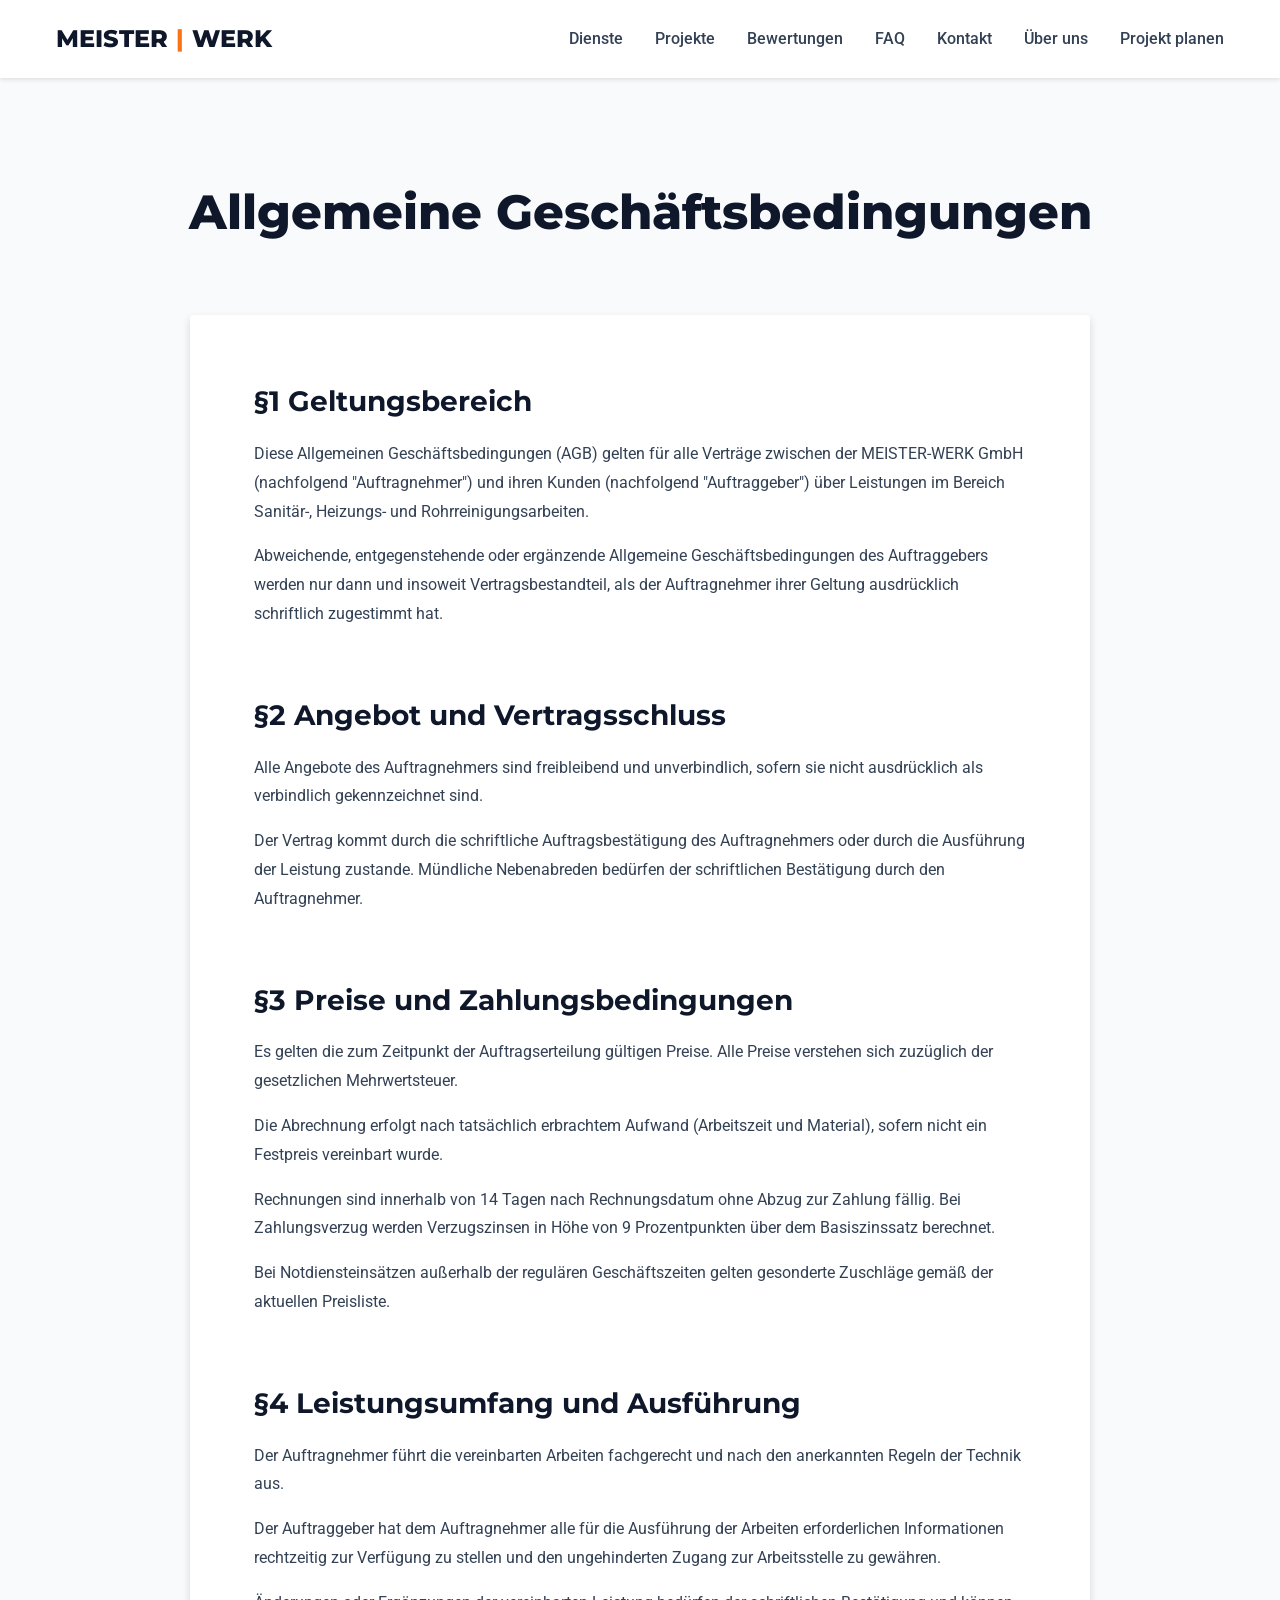
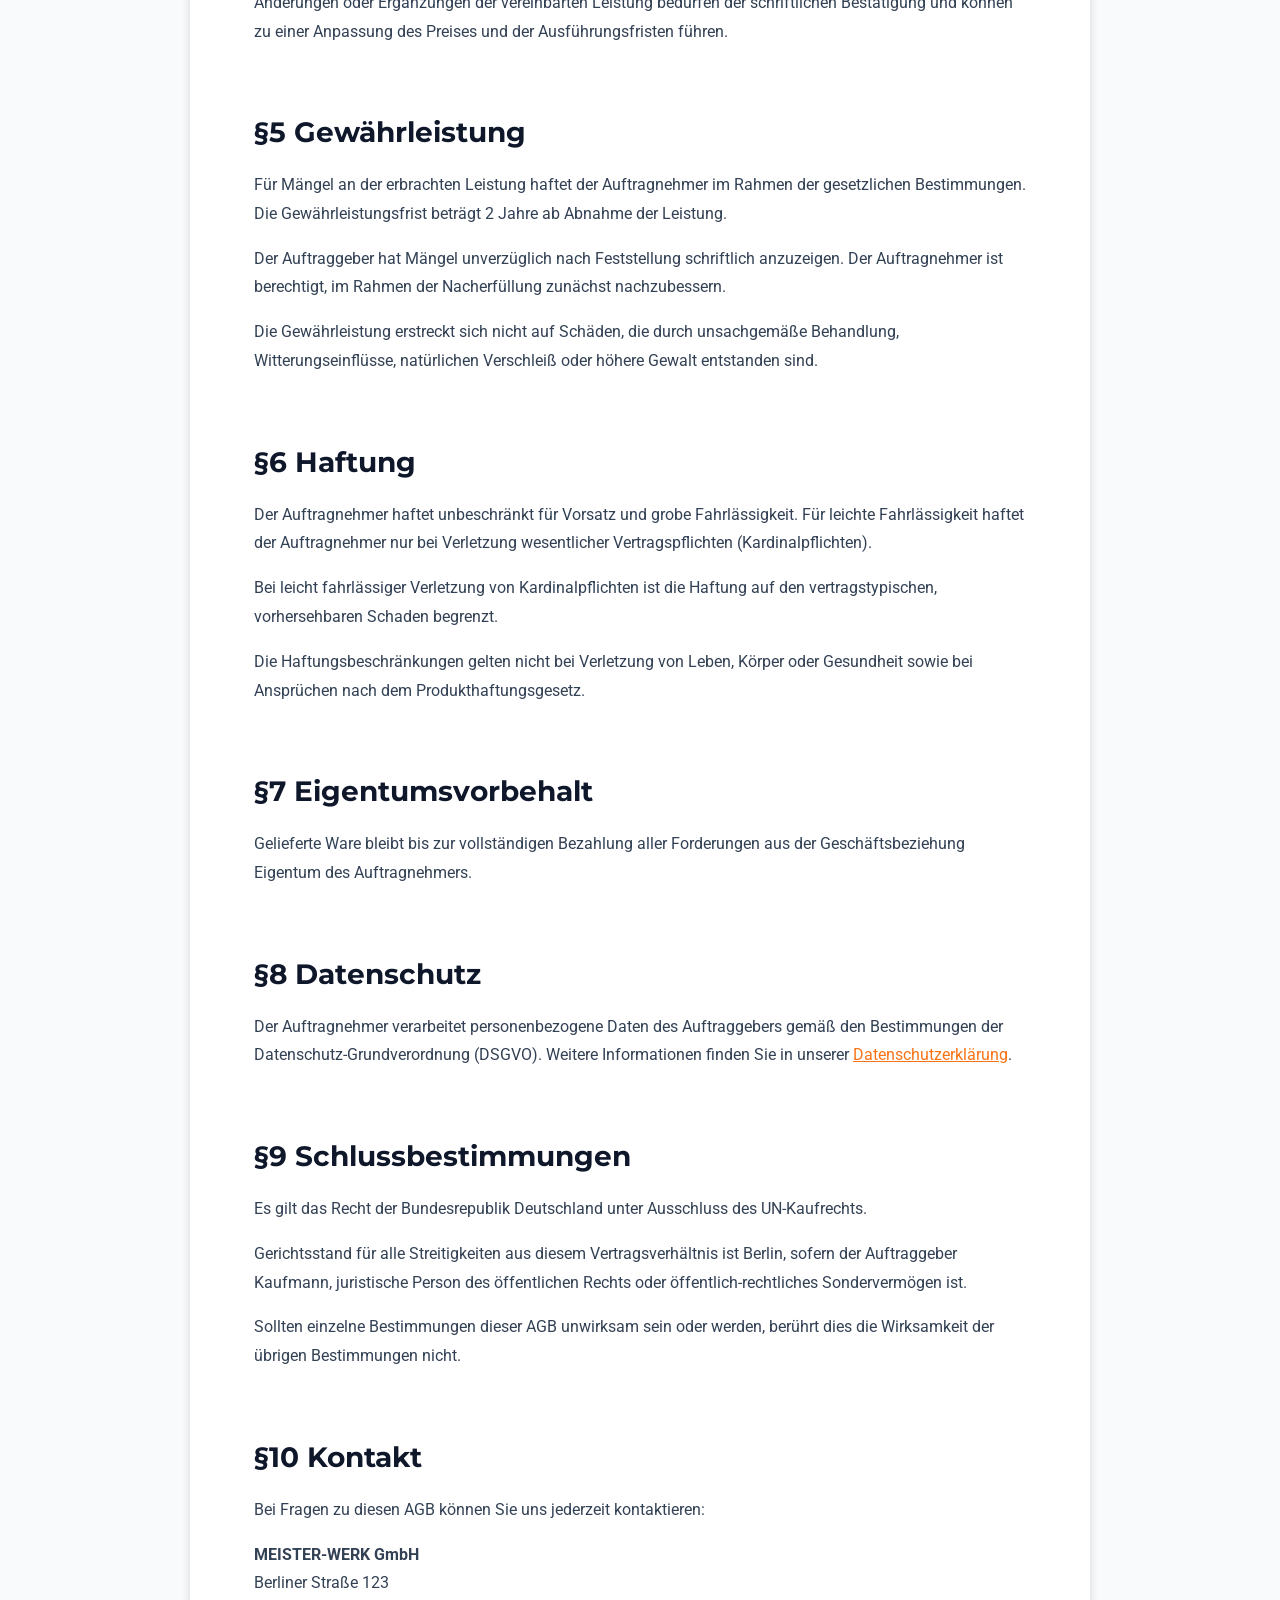
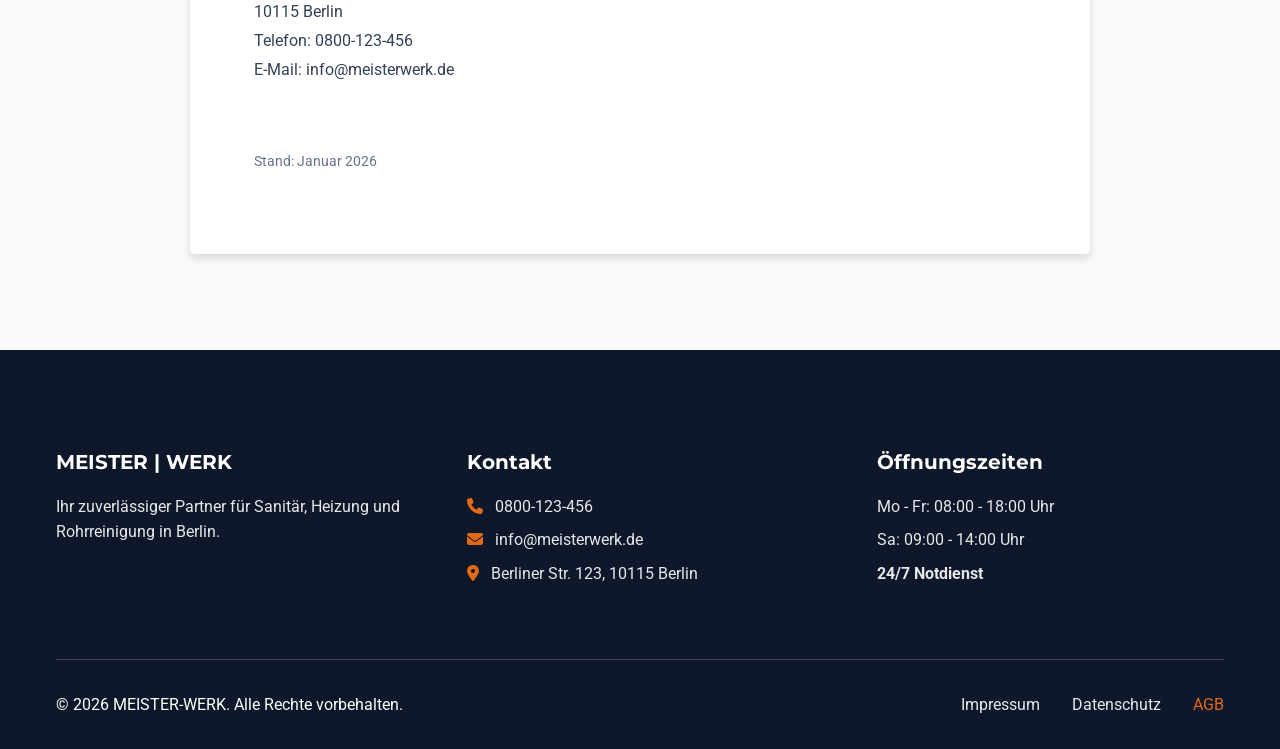
<file: agb.html>
<!DOCTYPE html>
<html lang="de">

<head>
    <meta charset="UTF-8">
    <meta name="viewport" content="width=device-width, initial-scale=1.0">
    <meta name="description" content="MEISTER-WERK - Allgemeine Geschäftsbedingungen.">
    <title>AGB | MEISTER-WERK</title>
    <link rel="icon" type="image/png" href="favicon.png">

    <!-- Google Fonts -->
    <link rel="preconnect" href="https://fonts.googleapis.com">
    <link rel="preconnect" href="https://fonts.gstatic.com" crossorigin>
    <link
        href="https://fonts.googleapis.com/css2?family=Montserrat:wght@700;800&family=Roboto:wght@400;500&display=swap"
        rel="stylesheet">

    <!-- FontAwesome -->
    <link rel="stylesheet" href="https://cdnjs.cloudflare.com/ajax/libs/font-awesome/6.5.1/css/all.min.css">

    <!-- Custom CSS -->
    <link rel="stylesheet" href="style.css">
</head>

<body>
    <!-- Header -->
    <header class="header" id="header">
        <div class="container">
            <div class="header-content">
                <a href="index.html" class="logo">
                    <span class="logo-text">MEISTER</span>
                    <span class="logo-separator">|</span>
                    <span class="logo-text">WERK</span>
                </a>
                <button class="hamburger" id="hamburger" aria-label="Menü öffnen" aria-expanded="false">
                    <span class="hamburger-line"></span>
                    <span class="hamburger-line"></span>
                    <span class="hamburger-line"></span>
                </button>
                <nav class="nav" id="nav">
                    <a href="index.html#dienste" class="nav-link">Dienste</a>
                    <a href="index.html#projekte" class="nav-link">Projekte</a>
                    <a href="index.html#bewertungen" class="nav-link">Bewertungen</a>
                    <a href="index.html#faq" class="nav-link">FAQ</a>
                    <a href="index.html#kontakt" class="nav-link">Kontakt</a>
                    <a href="ueber-uns.html" class="nav-link">Über uns</a>
                    <a href="index.html#planer" class="nav-link">Projekt planen</a>
                </nav>
            </div>
        </div>
    </header>

    <!-- Legal Content -->
    <section class="legal-page">
        <div class="container">
            <h1 class="legal-title">Allgemeine Geschäftsbedingungen</h1>

            <div class="legal-content">
                <h2>§1 Geltungsbereich</h2>
                <p>
                    Diese Allgemeinen Geschäftsbedingungen (AGB) gelten für alle Verträge zwischen der MEISTER-WERK GmbH
                    (nachfolgend "Auftragnehmer") und ihren Kunden (nachfolgend "Auftraggeber") über Leistungen im
                    Bereich Sanitär-, Heizungs- und Rohrreinigungsarbeiten.
                </p>
                <p>
                    Abweichende, entgegenstehende oder ergänzende Allgemeine Geschäftsbedingungen des Auftraggebers
                    werden nur dann und insoweit Vertragsbestandteil, als der Auftragnehmer ihrer Geltung ausdrücklich
                    schriftlich zugestimmt hat.
                </p>

                <h2>§2 Angebot und Vertragsschluss</h2>
                <p>
                    Alle Angebote des Auftragnehmers sind freibleibend und unverbindlich, sofern sie nicht ausdrücklich
                    als verbindlich gekennzeichnet sind.
                </p>
                <p>
                    Der Vertrag kommt durch die schriftliche Auftragsbestätigung des Auftragnehmers oder durch die
                    Ausführung der Leistung zustande. Mündliche Nebenabreden bedürfen der schriftlichen Bestätigung
                    durch den Auftragnehmer.
                </p>

                <h2>§3 Preise und Zahlungsbedingungen</h2>
                <p>
                    Es gelten die zum Zeitpunkt der Auftragserteilung gültigen Preise. Alle Preise verstehen sich
                    zuzüglich der gesetzlichen Mehrwertsteuer.
                </p>
                <p>
                    Die Abrechnung erfolgt nach tatsächlich erbrachtem Aufwand (Arbeitszeit und Material), sofern nicht
                    ein Festpreis vereinbart wurde.
                </p>
                <p>
                    Rechnungen sind innerhalb von 14 Tagen nach Rechnungsdatum ohne Abzug zur Zahlung fällig. Bei
                    Zahlungsverzug werden Verzugszinsen in Höhe von 9 Prozentpunkten über dem Basiszinssatz berechnet.
                </p>
                <p>
                    Bei Notdiensteinsätzen außerhalb der regulären Geschäftszeiten gelten gesonderte Zuschläge gemäß
                    der aktuellen Preisliste.
                </p>

                <h2>§4 Leistungsumfang und Ausführung</h2>
                <p>
                    Der Auftragnehmer führt die vereinbarten Arbeiten fachgerecht und nach den anerkannten Regeln der
                    Technik aus.
                </p>
                <p>
                    Der Auftraggeber hat dem Auftragnehmer alle für die Ausführung der Arbeiten erforderlichen
                    Informationen rechtzeitig zur Verfügung zu stellen und den ungehinderten Zugang zur Arbeitsstelle
                    zu gewähren.
                </p>
                <p>
                    Änderungen oder Ergänzungen der vereinbarten Leistung bedürfen der schriftlichen Bestätigung und
                    können zu einer Anpassung des Preises und der Ausführungsfristen führen.
                </p>

                <h2>§5 Gewährleistung</h2>
                <p>
                    Für Mängel an der erbrachten Leistung haftet der Auftragnehmer im Rahmen der gesetzlichen
                    Bestimmungen. Die Gewährleistungsfrist beträgt 2 Jahre ab Abnahme der Leistung.
                </p>
                <p>
                    Der Auftraggeber hat Mängel unverzüglich nach Feststellung schriftlich anzuzeigen. Der
                    Auftragnehmer ist berechtigt, im Rahmen der Nacherfüllung zunächst nachzubessern.
                </p>
                <p>
                    Die Gewährleistung erstreckt sich nicht auf Schäden, die durch unsachgemäße Behandlung,
                    Witterungseinflüsse, natürlichen Verschleiß oder höhere Gewalt entstanden sind.
                </p>

                <h2>§6 Haftung</h2>
                <p>
                    Der Auftragnehmer haftet unbeschränkt für Vorsatz und grobe Fahrlässigkeit. Für leichte
                    Fahrlässigkeit haftet der Auftragnehmer nur bei Verletzung wesentlicher Vertragspflichten
                    (Kardinalpflichten).
                </p>
                <p>
                    Bei leicht fahrlässiger Verletzung von Kardinalpflichten ist die Haftung auf den
                    vertragstypischen, vorhersehbaren Schaden begrenzt.
                </p>
                <p>
                    Die Haftungsbeschränkungen gelten nicht bei Verletzung von Leben, Körper oder Gesundheit sowie bei
                    Ansprüchen nach dem Produkthaftungsgesetz.
                </p>

                <h2>§7 Eigentumsvorbehalt</h2>
                <p>
                    Gelieferte Ware bleibt bis zur vollständigen Bezahlung aller Forderungen aus der
                    Geschäftsbeziehung Eigentum des Auftragnehmers.
                </p>

                <h2>§8 Datenschutz</h2>
                <p>
                    Der Auftragnehmer verarbeitet personenbezogene Daten des Auftraggebers gemäß den Bestimmungen der
                    Datenschutz-Grundverordnung (DSGVO). Weitere Informationen finden Sie in unserer
                    <a href="datenschutz.html">Datenschutzerklärung</a>.
                </p>

                <h2>§9 Schlussbestimmungen</h2>
                <p>
                    Es gilt das Recht der Bundesrepublik Deutschland unter Ausschluss des UN-Kaufrechts.
                </p>
                <p>
                    Gerichtsstand für alle Streitigkeiten aus diesem Vertragsverhältnis ist Berlin, sofern der
                    Auftraggeber Kaufmann, juristische Person des öffentlichen Rechts oder öffentlich-rechtliches
                    Sondervermögen ist.
                </p>
                <p>
                    Sollten einzelne Bestimmungen dieser AGB unwirksam sein oder werden, berührt dies die Wirksamkeit
                    der übrigen Bestimmungen nicht.
                </p>

                <h2>§10 Kontakt</h2>
                <p>
                    Bei Fragen zu diesen AGB können Sie uns jederzeit kontaktieren:
                </p>
                <p>
                    <strong>MEISTER-WERK GmbH</strong><br>
                    Berliner Straße 123<br>
                    10115 Berlin<br>
                    Telefon: 0800-123-456<br>
                    E-Mail: info@meisterwerk.de
                </p>

                <p style="margin-top: var(--spacing-lg); font-size: 0.875rem; color: #64748B;">
                    Stand: Januar 2026
                </p>
            </div>
        </div>
    </section>

    <!-- Footer -->
    <footer class="footer">
        <div class="container">
            <div class="footer-content">
                <div class="footer-col">
                    <h4>MEISTER | WERK</h4>
                    <p>Ihr zuverlässiger Partner für Sanitär, Heizung und Rohrreinigung in Berlin.</p>
                </div>
                <div class="footer-col">
                    <h4>Kontakt</h4>
                    <p><i class="fas fa-phone"></i> 0800-123-456</p>
                    <p><i class="fas fa-envelope"></i> info@meisterwerk.de</p>
                    <p><i class="fas fa-map-marker-alt"></i> Berliner Str. 123, 10115 Berlin</p>
                </div>
                <div class="footer-col">
                    <h4>Öffnungszeiten</h4>
                    <p>Mo - Fr: 08:00 - 18:00 Uhr</p>
                    <p>Sa: 09:00 - 14:00 Uhr</p>
                    <p><strong>24/7 Notdienst</strong></p>
                </div>
            </div>
            <div class="footer-bottom">
                <p>&copy; 2026 MEISTER-WERK. Alle Rechte vorbehalten.</p>
                <div class="footer-links">
                    <a href="impressum.html">Impressum</a>
                    <a href="datenschutz.html">Datenschutz</a>
                    <a href="agb.html" style="color: var(--accent);">AGB</a>
                </div>
            </div>
        </div>
    </footer>

    <!-- Custom JavaScript -->
    <script src="script.js"></script>
</body>

</html>
</file>
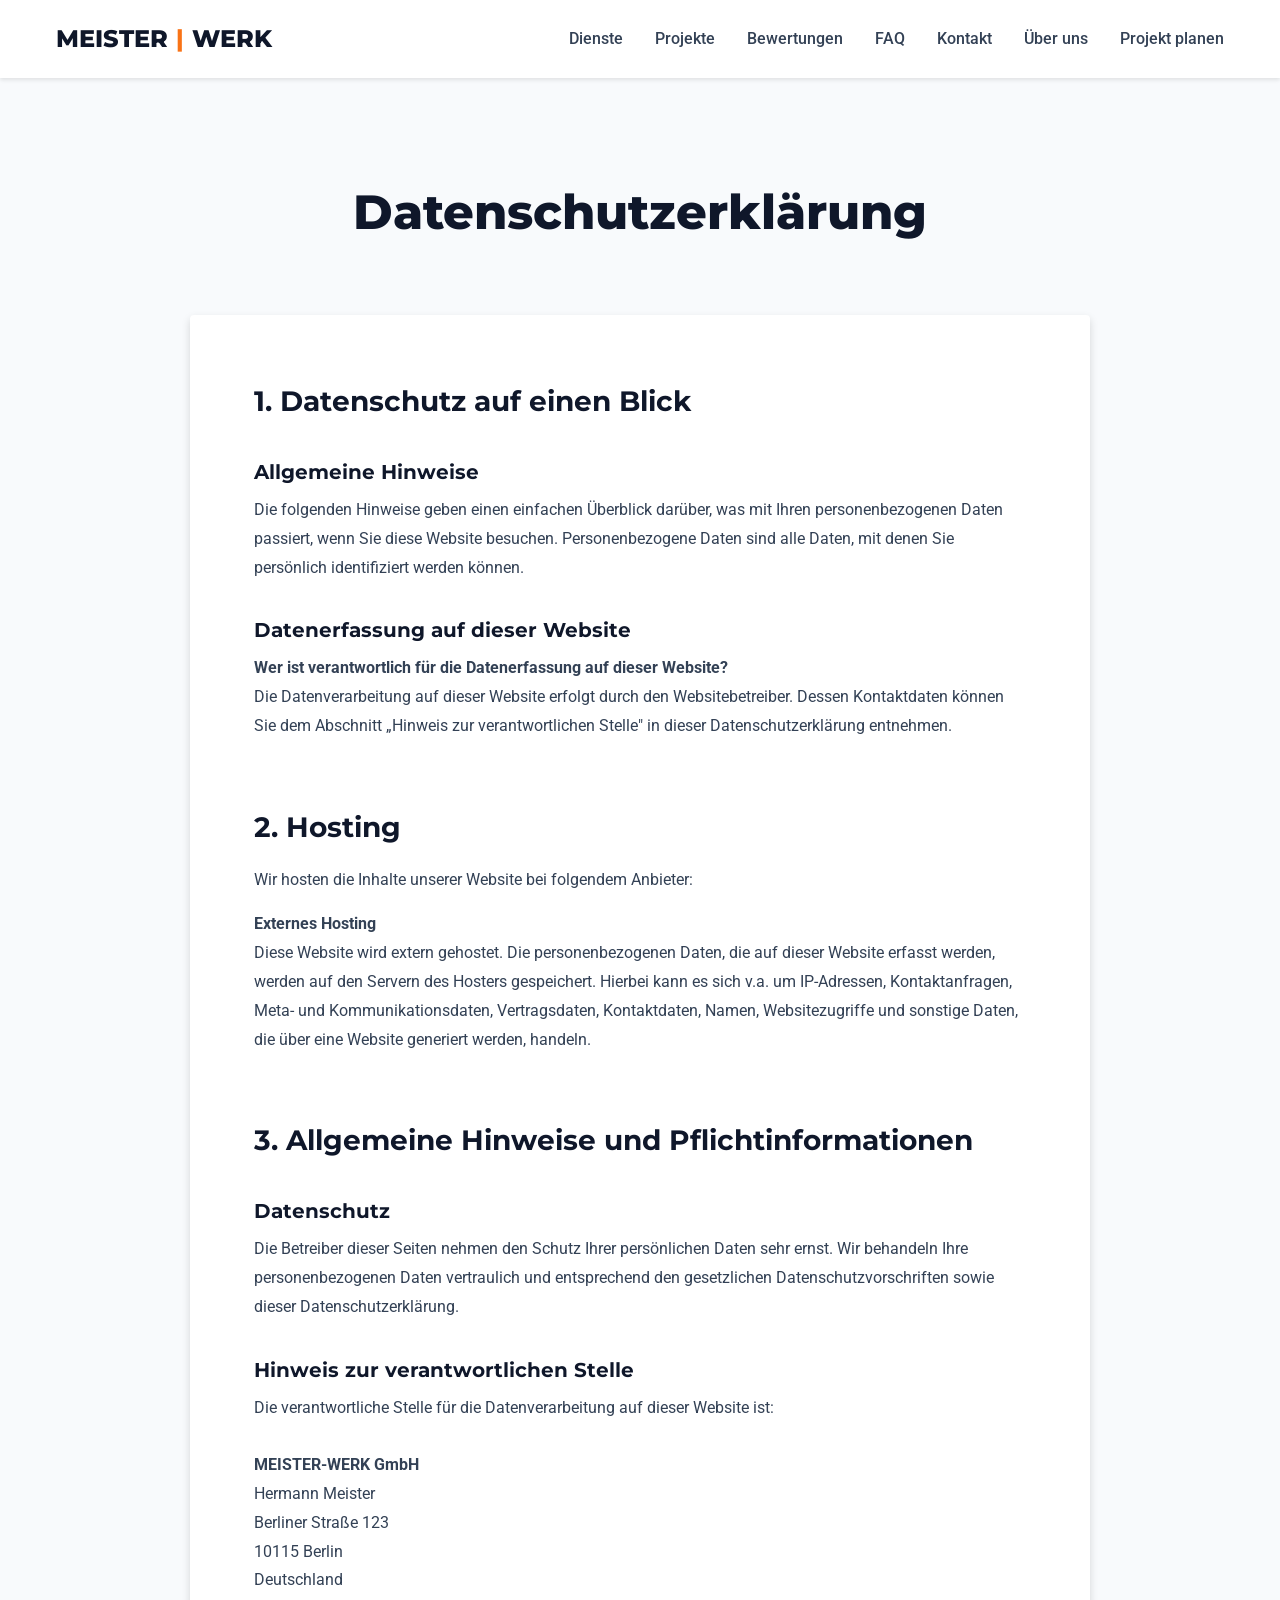
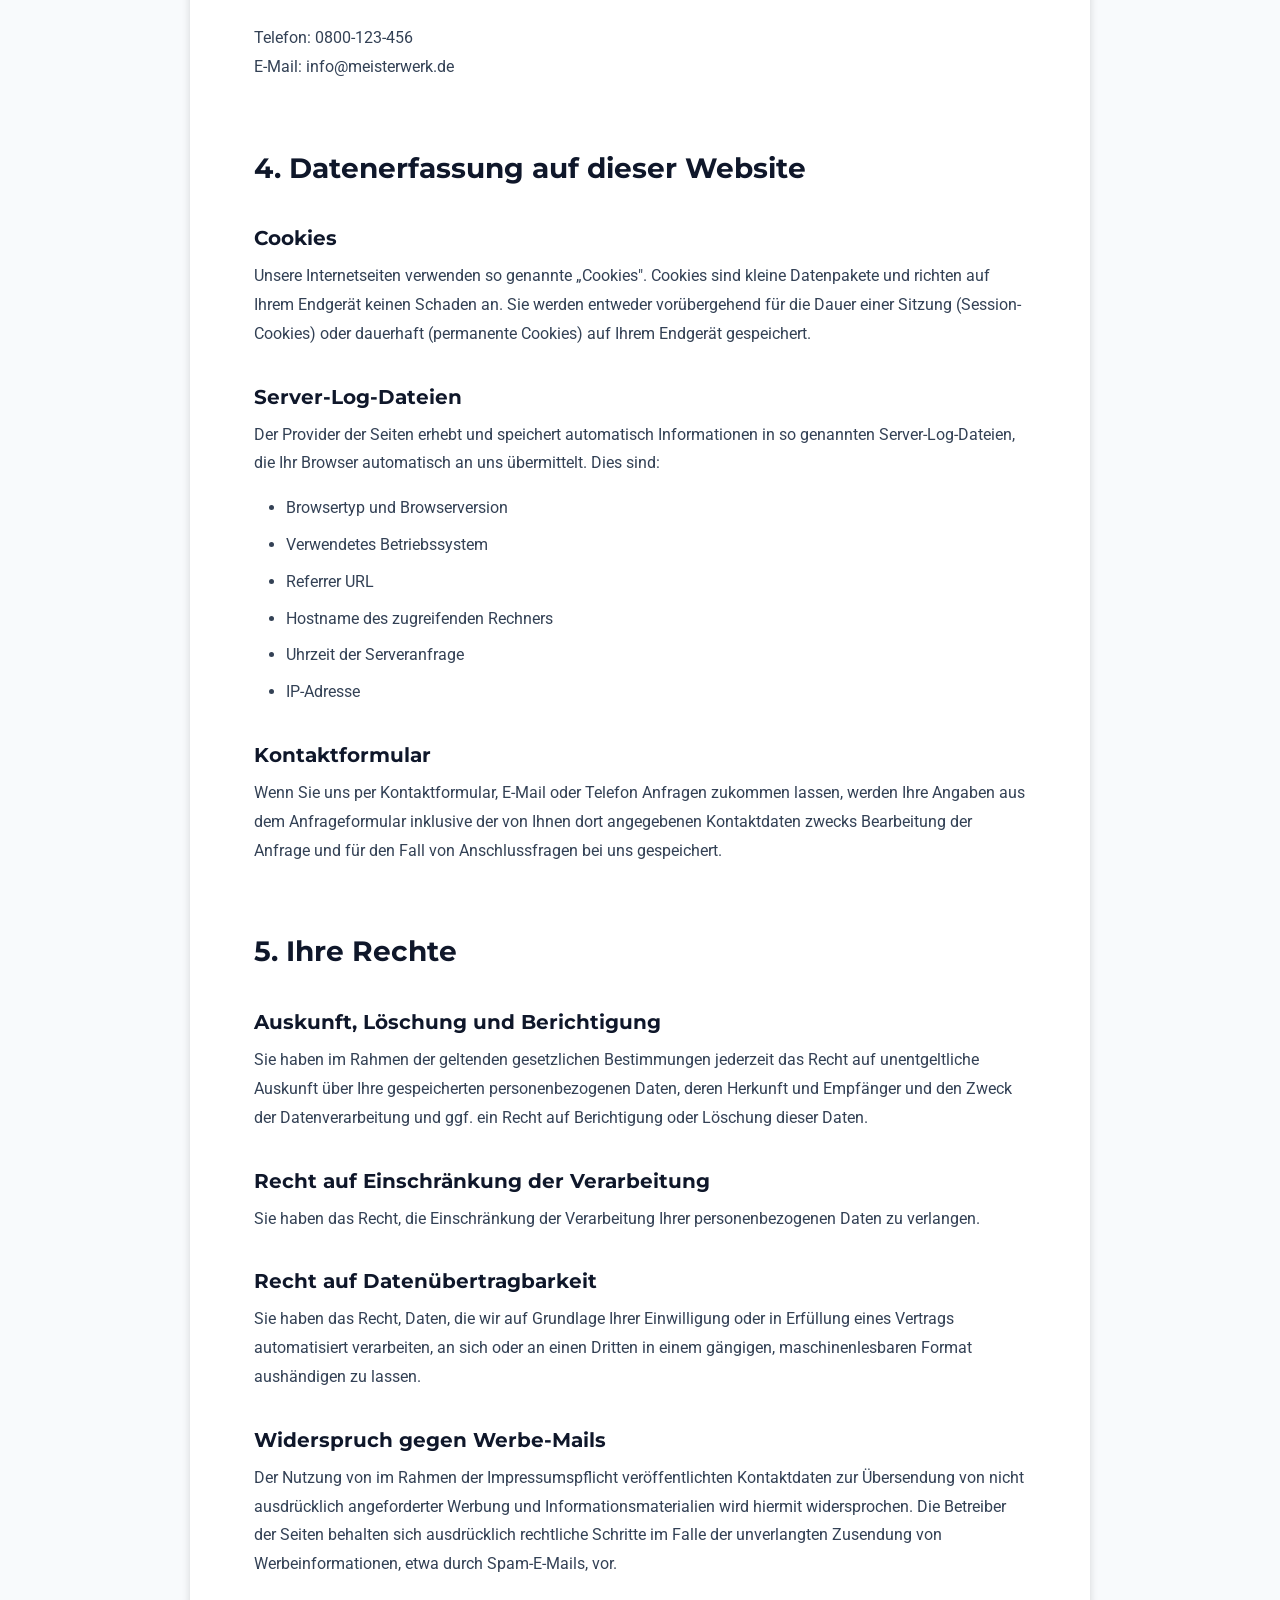
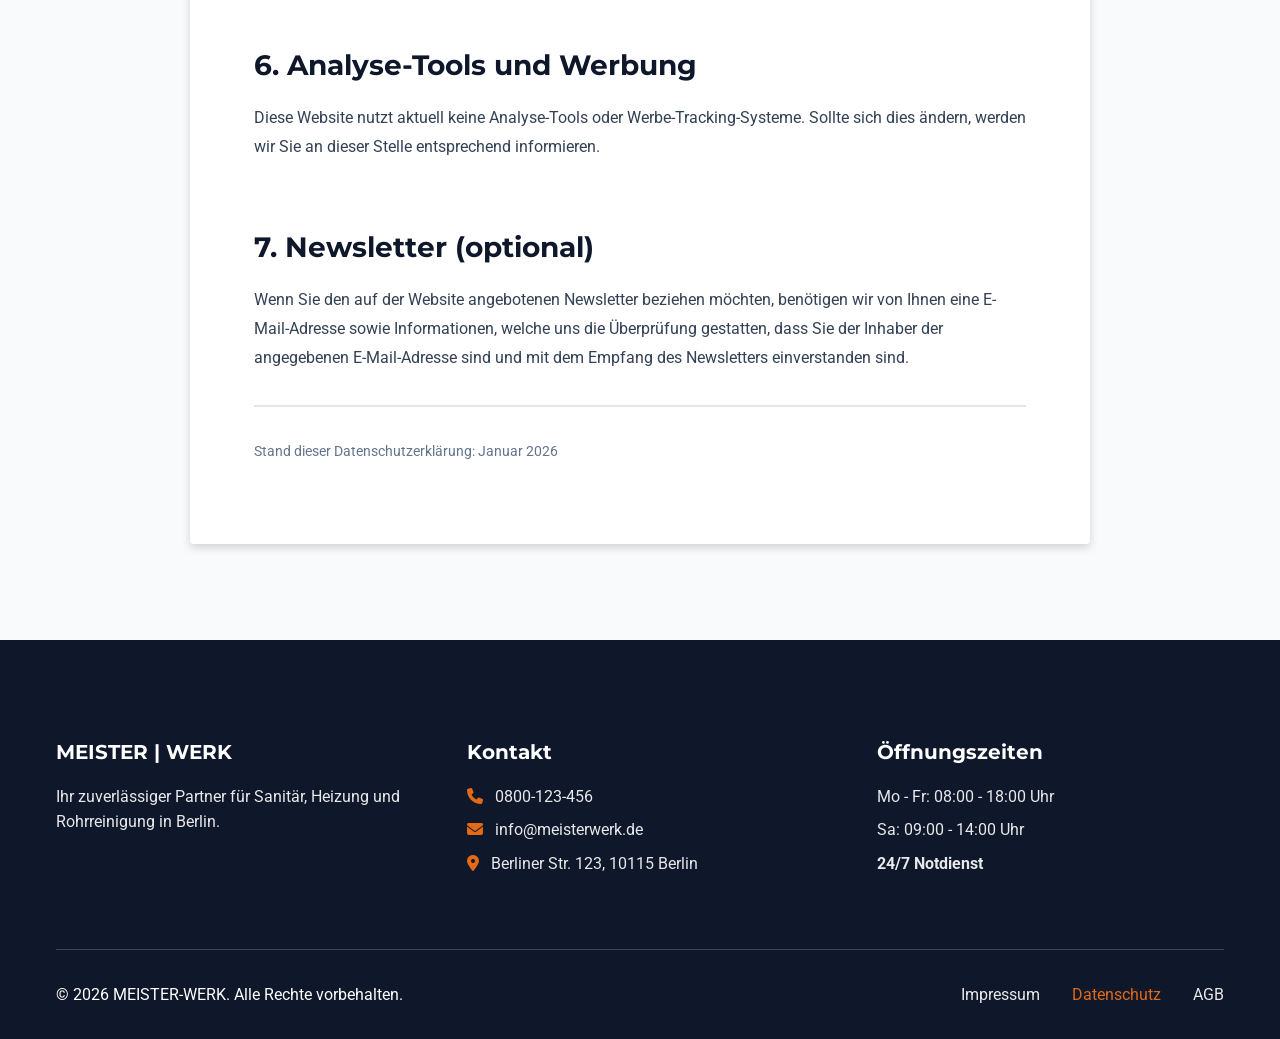
<file: datenschutz.html>
<!DOCTYPE html>
<html lang="de">

<head>
    <meta charset="UTF-8">
    <meta name="viewport" content="width=device-width, initial-scale=1.0">
    <meta name="description"
        content="MEISTER-WERK - Datenschutzerklärung und Informationen zum Umgang mit Ihren Daten.">
    <title>Datenschutz | MEISTER-WERK</title>
    <link rel="icon" type="image/png" href="favicon.png">

    <!-- Google Fonts -->
    <link rel="preconnect" href="https://fonts.googleapis.com">
    <link rel="preconnect" href="https://fonts.gstatic.com" crossorigin>
    <link
        href="https://fonts.googleapis.com/css2?family=Montserrat:wght@700;800&family=Roboto:wght@400;500&display=swap"
        rel="stylesheet">

    <!-- FontAwesome -->
    <link rel="stylesheet" href="https://cdnjs.cloudflare.com/ajax/libs/font-awesome/6.5.1/css/all.min.css">

    <!-- Custom CSS -->
    <link rel="stylesheet" href="style.css">
</head>

<body>
    <!-- Header -->
    <header class="header" id="header">
        <div class="container">
            <div class="header-content">
                <a href="index.html" class="logo">
                    <span class="logo-text">MEISTER</span>
                    <span class="logo-separator">|</span>
                    <span class="logo-text">WERK</span>
                </a>
                <button class="hamburger" id="hamburger" aria-label="Menü öffnen" aria-expanded="false">
                    <span class="hamburger-line"></span>
                    <span class="hamburger-line"></span>
                    <span class="hamburger-line"></span>
                </button>
                <nav class="nav" id="nav">
                    <a href="index.html#dienste" class="nav-link">Dienste</a>
                    <a href="index.html#projekte" class="nav-link">Projekte</a>
                    <a href="index.html#bewertungen" class="nav-link">Bewertungen</a>
                    <a href="index.html#faq" class="nav-link">FAQ</a>
                    <a href="index.html#kontakt" class="nav-link">Kontakt</a>
                    <a href="ueber-uns.html" class="nav-link">Über uns</a>
                    <a href="index.html#planer" class="nav-link">Projekt planen</a>
                </nav>
            </div>
        </div>
    </header>

    <!-- Legal Content -->
    <section class="legal-page">
        <div class="container">
            <h1 class="legal-title">Datenschutzerklärung</h1>

            <div class="legal-content">
                <h2>1. Datenschutz auf einen Blick</h2>

                <h3>Allgemeine Hinweise</h3>
                <p>
                    Die folgenden Hinweise geben einen einfachen Überblick darüber, was mit Ihren personenbezogenen
                    Daten
                    passiert, wenn Sie diese Website besuchen. Personenbezogene Daten sind alle Daten, mit denen Sie
                    persönlich identifiziert werden können.
                </p>

                <h3>Datenerfassung auf dieser Website</h3>
                <p>
                    <strong>Wer ist verantwortlich für die Datenerfassung auf dieser Website?</strong><br>
                    Die Datenverarbeitung auf dieser Website erfolgt durch den Websitebetreiber. Dessen Kontaktdaten
                    können Sie dem Abschnitt „Hinweis zur verantwortlichen Stelle" in dieser Datenschutzerklärung
                    entnehmen.
                </p>

                <h2>2. Hosting</h2>
                <p>
                    Wir hosten die Inhalte unserer Website bei folgendem Anbieter:
                </p>
                <p>
                    <strong>Externes Hosting</strong><br>
                    Diese Website wird extern gehostet. Die personenbezogenen Daten, die auf dieser Website erfasst
                    werden,
                    werden auf den Servern des Hosters gespeichert. Hierbei kann es sich v.a. um IP-Adressen,
                    Kontaktanfragen,
                    Meta- und Kommunikationsdaten, Vertragsdaten, Kontaktdaten, Namen, Websitezugriffe und sonstige
                    Daten,
                    die über eine Website generiert werden, handeln.
                </p>

                <h2>3. Allgemeine Hinweise und Pflichtinformationen</h2>

                <h3>Datenschutz</h3>
                <p>
                    Die Betreiber dieser Seiten nehmen den Schutz Ihrer persönlichen Daten sehr ernst. Wir behandeln
                    Ihre
                    personenbezogenen Daten vertraulich und entsprechend den gesetzlichen Datenschutzvorschriften sowie
                    dieser Datenschutzerklärung.
                </p>

                <h3>Hinweis zur verantwortlichen Stelle</h3>
                <p>
                    Die verantwortliche Stelle für die Datenverarbeitung auf dieser Website ist:<br><br>
                    <strong>MEISTER-WERK GmbH</strong><br>
                    Hermann Meister<br>
                    Berliner Straße 123<br>
                    10115 Berlin<br>
                    Deutschland<br><br>
                    Telefon: 0800-123-456<br>
                    E-Mail: info@meisterwerk.de
                </p>

                <h2>4. Datenerfassung auf dieser Website</h2>

                <h3>Cookies</h3>
                <p>
                    Unsere Internetseiten verwenden so genannte „Cookies". Cookies sind kleine Datenpakete und richten
                    auf
                    Ihrem Endgerät keinen Schaden an. Sie werden entweder vorübergehend für die Dauer einer Sitzung
                    (Session-Cookies) oder dauerhaft (permanente Cookies) auf Ihrem Endgerät gespeichert.
                </p>

                <h3>Server-Log-Dateien</h3>
                <p>
                    Der Provider der Seiten erhebt und speichert automatisch Informationen in so genannten
                    Server-Log-Dateien,
                    die Ihr Browser automatisch an uns übermittelt. Dies sind:
                </p>
                <ul>
                    <li>Browsertyp und Browserversion</li>
                    <li>Verwendetes Betriebssystem</li>
                    <li>Referrer URL</li>
                    <li>Hostname des zugreifenden Rechners</li>
                    <li>Uhrzeit der Serveranfrage</li>
                    <li>IP-Adresse</li>
                </ul>

                <h3>Kontaktformular</h3>
                <p>
                    Wenn Sie uns per Kontaktformular, E-Mail oder Telefon Anfragen zukommen lassen, werden Ihre Angaben
                    aus
                    dem Anfrageformular inklusive der von Ihnen dort angegebenen Kontaktdaten zwecks Bearbeitung der
                    Anfrage
                    und für den Fall von Anschlussfragen bei uns gespeichert.
                </p>

                <h2>5. Ihre Rechte</h2>

                <h3>Auskunft, Löschung und Berichtigung</h3>
                <p>
                    Sie haben im Rahmen der geltenden gesetzlichen Bestimmungen jederzeit das Recht auf unentgeltliche
                    Auskunft über Ihre gespeicherten personenbezogenen Daten, deren Herkunft und Empfänger und den Zweck
                    der Datenverarbeitung und ggf. ein Recht auf Berichtigung oder Löschung dieser Daten.
                </p>

                <h3>Recht auf Einschränkung der Verarbeitung</h3>
                <p>
                    Sie haben das Recht, die Einschränkung der Verarbeitung Ihrer personenbezogenen Daten zu verlangen.
                </p>

                <h3>Recht auf Datenübertragbarkeit</h3>
                <p>
                    Sie haben das Recht, Daten, die wir auf Grundlage Ihrer Einwilligung oder in Erfüllung eines
                    Vertrags
                    automatisiert verarbeiten, an sich oder an einen Dritten in einem gängigen, maschinenlesbaren Format
                    aushändigen zu lassen.
                </p>

                <h3>Widerspruch gegen Werbe-Mails</h3>
                <p>
                    Der Nutzung von im Rahmen der Impressumspflicht veröffentlichten Kontaktdaten zur Übersendung von
                    nicht
                    ausdrücklich angeforderter Werbung und Informationsmaterialien wird hiermit widersprochen. Die
                    Betreiber
                    der Seiten behalten sich ausdrücklich rechtliche Schritte im Falle der unverlangten Zusendung von
                    Werbeinformationen, etwa durch Spam-E-Mails, vor.
                </p>

                <h2>6. Analyse-Tools und Werbung</h2>
                <p>
                    Diese Website nutzt aktuell keine Analyse-Tools oder Werbe-Tracking-Systeme. Sollte sich dies
                    ändern,
                    werden wir Sie an dieser Stelle entsprechend informieren.
                </p>

                <h2>7. Newsletter (optional)</h2>
                <p>
                    Wenn Sie den auf der Website angebotenen Newsletter beziehen möchten, benötigen wir von Ihnen eine
                    E-Mail-Adresse sowie Informationen, welche uns die Überprüfung gestatten, dass Sie der Inhaber der
                    angegebenen E-Mail-Adresse sind und mit dem Empfang des Newsletters einverstanden sind.
                </p>

                <p
                    style="margin-top: 2rem; padding-top: 2rem; border-top: 2px solid var(--border); font-size: 0.875rem; color: #64748B;">
                    Stand dieser Datenschutzerklärung: Januar 2026
                </p>
            </div>
        </div>
    </section>

    <!-- Footer -->
    <footer class="footer">
        <div class="container">
            <div class="footer-content">
                <div class="footer-col">
                    <h4>MEISTER | WERK</h4>
                    <p>Ihr zuverlässiger Partner für Sanitär, Heizung und Rohrreinigung in Berlin.</p>
                </div>
                <div class="footer-col">
                    <h4>Kontakt</h4>
                    <p><i class="fas fa-phone"></i> 0800-123-456</p>
                    <p><i class="fas fa-envelope"></i> info@meisterwerk.de</p>
                    <p><i class="fas fa-map-marker-alt"></i> Berliner Str. 123, 10115 Berlin</p>
                </div>
                <div class="footer-col">
                    <h4>Öffnungszeiten</h4>
                    <p>Mo - Fr: 08:00 - 18:00 Uhr</p>
                    <p>Sa: 09:00 - 14:00 Uhr</p>
                    <p><strong>24/7 Notdienst</strong></p>
                </div>
            </div>
            <div class="footer-bottom">
                <p>&copy; 2026 MEISTER-WERK. Alle Rechte vorbehalten.</p>
                <div class="footer-links">
                    <a href="impressum.html">Impressum</a>
                    <a href="datenschutz.html" style="color: var(--accent);">Datenschutz</a>
                    <a href="agb.html">AGB</a>
                </div>
            </div>
        </div>
    </footer>

    <!-- Custom JavaScript -->
    <script src="script.js"></script>
</body>

</html>
</file>
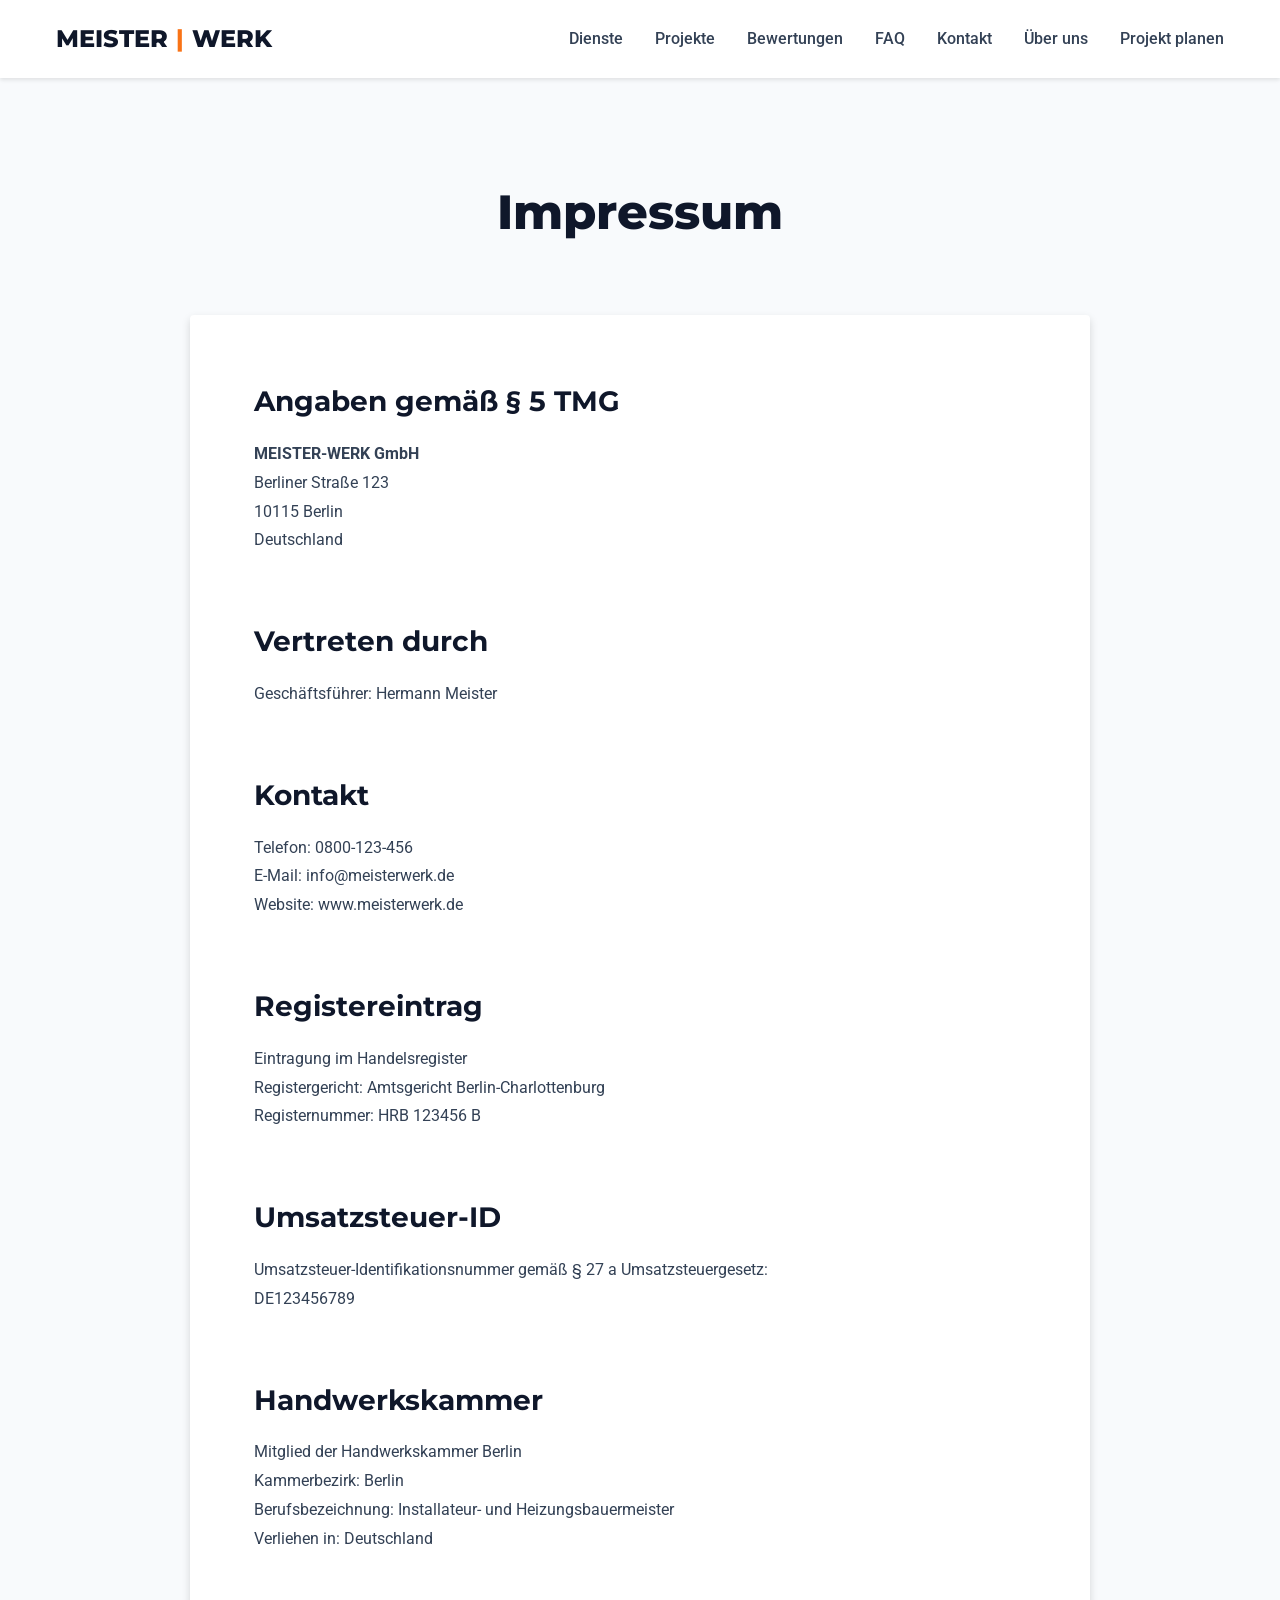
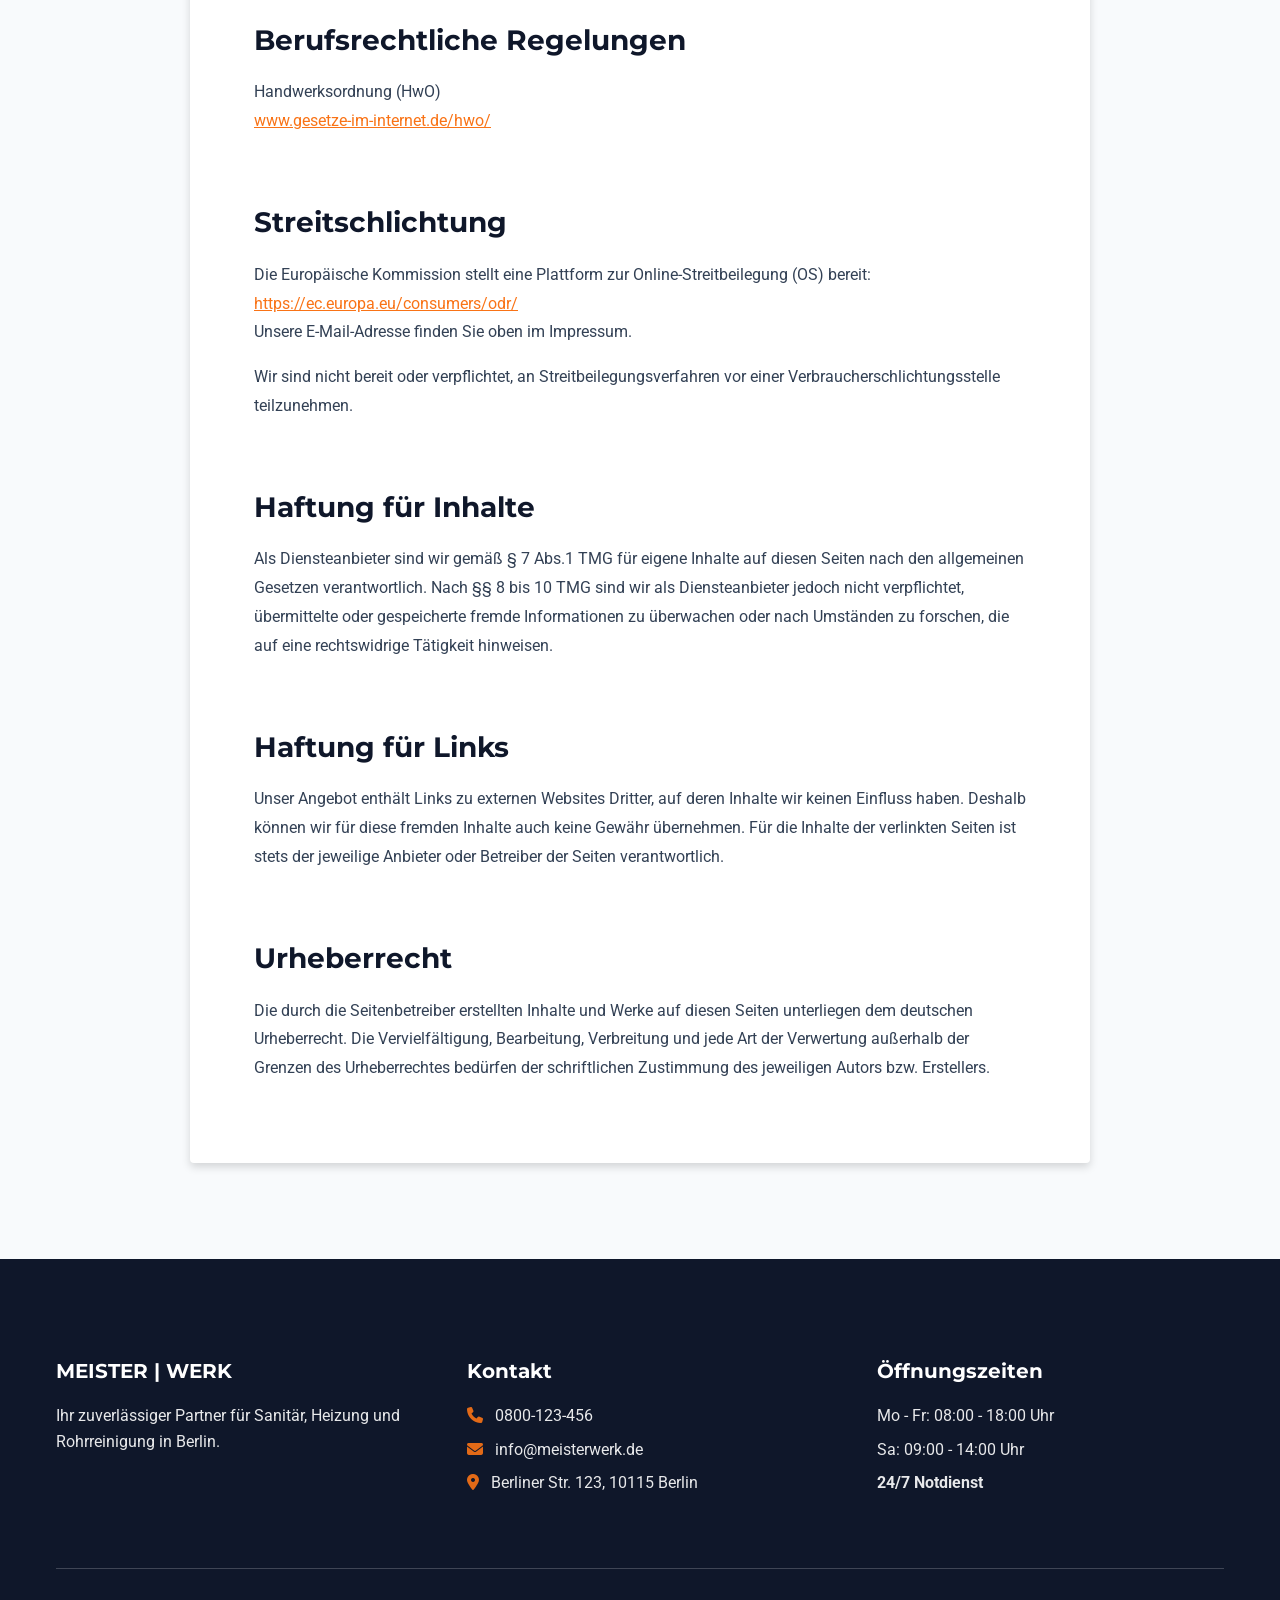
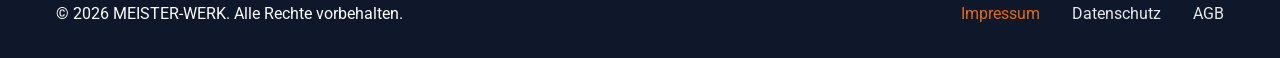
<file: impressum.html>
<!DOCTYPE html>
<html lang="de">

<head>
    <meta charset="UTF-8">
    <meta name="viewport" content="width=device-width, initial-scale=1.0">
    <meta name="description" content="MEISTER-WERK - Impressum und rechtliche Informationen.">
    <title>Impressum | MEISTER-WERK</title>
    <link rel="icon" type="image/png" href="favicon.png">

    <!-- Google Fonts -->
    <link rel="preconnect" href="https://fonts.googleapis.com">
    <link rel="preconnect" href="https://fonts.gstatic.com" crossorigin>
    <link
        href="https://fonts.googleapis.com/css2?family=Montserrat:wght@700;800&family=Roboto:wght@400;500&display=swap"
        rel="stylesheet">

    <!-- FontAwesome -->
    <link rel="stylesheet" href="https://cdnjs.cloudflare.com/ajax/libs/font-awesome/6.5.1/css/all.min.css">

    <!-- Custom CSS -->
    <link rel="stylesheet" href="style.css">
</head>

<body>
    <!-- Header -->
    <header class="header" id="header">
        <div class="container">
            <div class="header-content">
                <a href="index.html" class="logo">
                    <span class="logo-text">MEISTER</span>
                    <span class="logo-separator">|</span>
                    <span class="logo-text">WERK</span>
                </a>
                <button class="hamburger" id="hamburger" aria-label="Menü öffnen" aria-expanded="false">
                    <span class="hamburger-line"></span>
                    <span class="hamburger-line"></span>
                    <span class="hamburger-line"></span>
                </button>
                <nav class="nav" id="nav">
                    <a href="index.html#dienste" class="nav-link">Dienste</a>
                    <a href="index.html#projekte" class="nav-link">Projekte</a>
                    <a href="index.html#bewertungen" class="nav-link">Bewertungen</a>
                    <a href="index.html#faq" class="nav-link">FAQ</a>
                    <a href="index.html#kontakt" class="nav-link">Kontakt</a>
                    <a href="ueber-uns.html" class="nav-link">Über uns</a>
                    <a href="index.html#planer" class="nav-link">Projekt planen</a>
                </nav>
            </div>
        </div>
    </header>

    <!-- Legal Content -->
    <section class="legal-page">
        <div class="container">
            <h1 class="legal-title">Impressum</h1>

            <div class="legal-content">
                <h2>Angaben gemäß § 5 TMG</h2>
                <p>
                    <strong>MEISTER-WERK GmbH</strong><br>
                    Berliner Straße 123<br>
                    10115 Berlin<br>
                    Deutschland
                </p>

                <h2>Vertreten durch</h2>
                <p>
                    Geschäftsführer: Hermann Meister
                </p>

                <h2>Kontakt</h2>
                <p>
                    Telefon: 0800-123-456<br>
                    E-Mail: info@meisterwerk.de<br>
                    Website: www.meisterwerk.de
                </p>

                <h2>Registereintrag</h2>
                <p>
                    Eintragung im Handelsregister<br>
                    Registergericht: Amtsgericht Berlin-Charlottenburg<br>
                    Registernummer: HRB 123456 B
                </p>

                <h2>Umsatzsteuer-ID</h2>
                <p>
                    Umsatzsteuer-Identifikationsnummer gemäß § 27 a Umsatzsteuergesetz:<br>
                    DE123456789
                </p>

                <h2>Handwerkskammer</h2>
                <p>
                    Mitglied der Handwerkskammer Berlin<br>
                    Kammerbezirk: Berlin<br>
                    Berufsbezeichnung: Installateur- und Heizungsbauermeister<br>
                    Verliehen in: Deutschland
                </p>

                <h2>Berufsrechtliche Regelungen</h2>
                <p>
                    Handwerksordnung (HwO)<br>
                    <a href="http://www.gesetze-im-internet.de/hwo/" target="_blank"
                        rel="noopener noreferrer">www.gesetze-im-internet.de/hwo/</a>
                </p>

                <h2>Streitschlichtung</h2>
                <p>
                    Die Europäische Kommission stellt eine Plattform zur Online-Streitbeilegung (OS) bereit:<br>
                    <a href="https://ec.europa.eu/consumers/odr/" target="_blank"
                        rel="noopener noreferrer">https://ec.europa.eu/consumers/odr/</a><br>
                    Unsere E-Mail-Adresse finden Sie oben im Impressum.
                </p>
                <p>
                    Wir sind nicht bereit oder verpflichtet, an Streitbeilegungsverfahren vor einer
                    Verbraucherschlichtungsstelle teilzunehmen.
                </p>

                <h2>Haftung für Inhalte</h2>
                <p>
                    Als Diensteanbieter sind wir gemäß § 7 Abs.1 TMG für eigene Inhalte auf diesen Seiten nach den
                    allgemeinen Gesetzen verantwortlich. Nach §§ 8 bis 10 TMG sind wir als Diensteanbieter jedoch nicht
                    verpflichtet, übermittelte oder gespeicherte fremde Informationen zu überwachen oder nach Umständen
                    zu forschen, die auf eine rechtswidrige Tätigkeit hinweisen.
                </p>

                <h2>Haftung für Links</h2>
                <p>
                    Unser Angebot enthält Links zu externen Websites Dritter, auf deren Inhalte wir keinen Einfluss
                    haben.
                    Deshalb können wir für diese fremden Inhalte auch keine Gewähr übernehmen. Für die Inhalte der
                    verlinkten
                    Seiten ist stets der jeweilige Anbieter oder Betreiber der Seiten verantwortlich.
                </p>

                <h2>Urheberrecht</h2>
                <p>
                    Die durch die Seitenbetreiber erstellten Inhalte und Werke auf diesen Seiten unterliegen dem
                    deutschen
                    Urheberrecht. Die Vervielfältigung, Bearbeitung, Verbreitung und jede Art der Verwertung außerhalb
                    der
                    Grenzen des Urheberrechtes bedürfen der schriftlichen Zustimmung des jeweiligen Autors bzw.
                    Erstellers.
                </p>
            </div>
        </div>
    </section>

    <!-- Footer -->
    <footer class="footer">
        <div class="container">
            <div class="footer-content">
                <div class="footer-col">
                    <h4>MEISTER | WERK</h4>
                    <p>Ihr zuverlässiger Partner für Sanitär, Heizung und Rohrreinigung in Berlin.</p>
                </div>
                <div class="footer-col">
                    <h4>Kontakt</h4>
                    <p><i class="fas fa-phone"></i> 0800-123-456</p>
                    <p><i class="fas fa-envelope"></i> info@meisterwerk.de</p>
                    <p><i class="fas fa-map-marker-alt"></i> Berliner Str. 123, 10115 Berlin</p>
                </div>
                <div class="footer-col">
                    <h4>Öffnungszeiten</h4>
                    <p>Mo - Fr: 08:00 - 18:00 Uhr</p>
                    <p>Sa: 09:00 - 14:00 Uhr</p>
                    <p><strong>24/7 Notdienst</strong></p>
                </div>
            </div>
            <div class="footer-bottom">
                <p>&copy; 2026 MEISTER-WERK. Alle Rechte vorbehalten.</p>
                <div class="footer-links">
                    <a href="impressum.html" style="color: var(--accent);">Impressum</a>
                    <a href="datenschutz.html">Datenschutz</a>
                    <a href="agb.html">AGB</a>
                </div>
            </div>
        </div>
    </footer>

    <!-- Custom JavaScript -->
    <script src="script.js"></script>
</body>

</html>
</file>
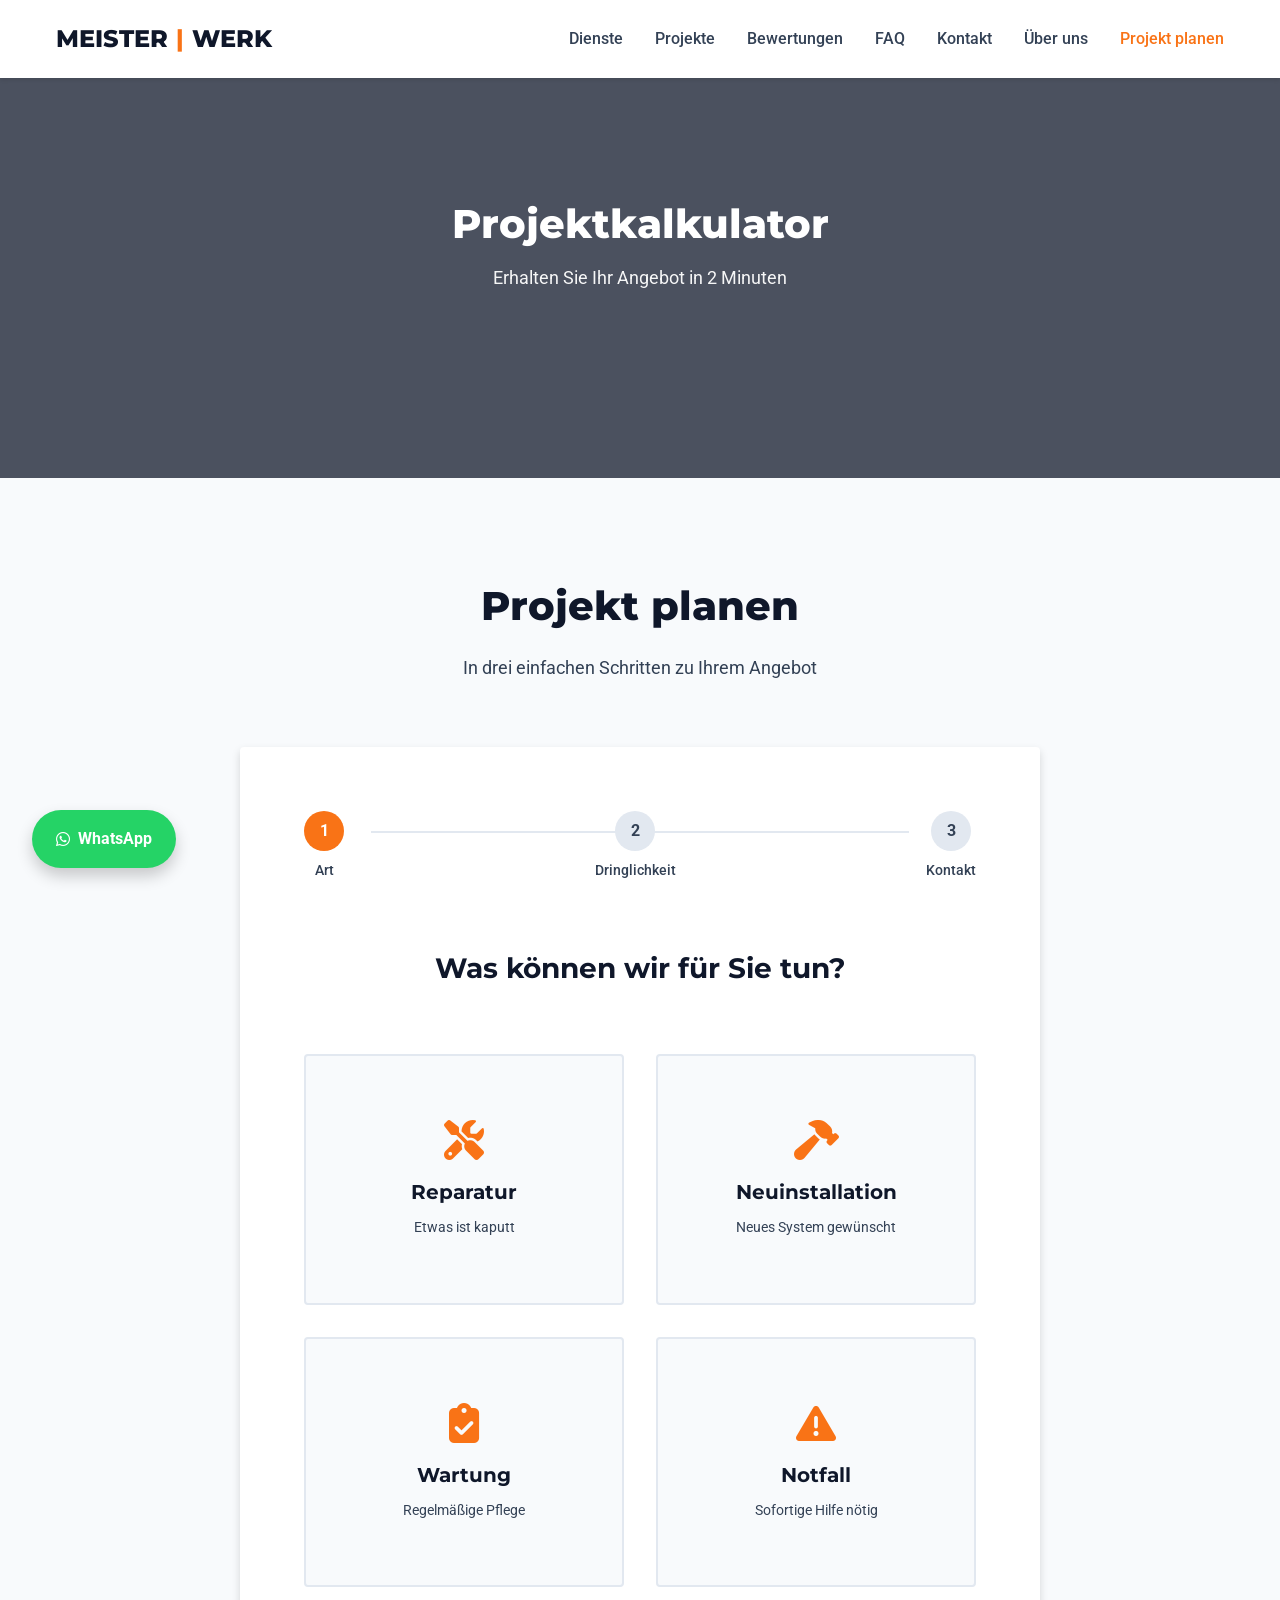
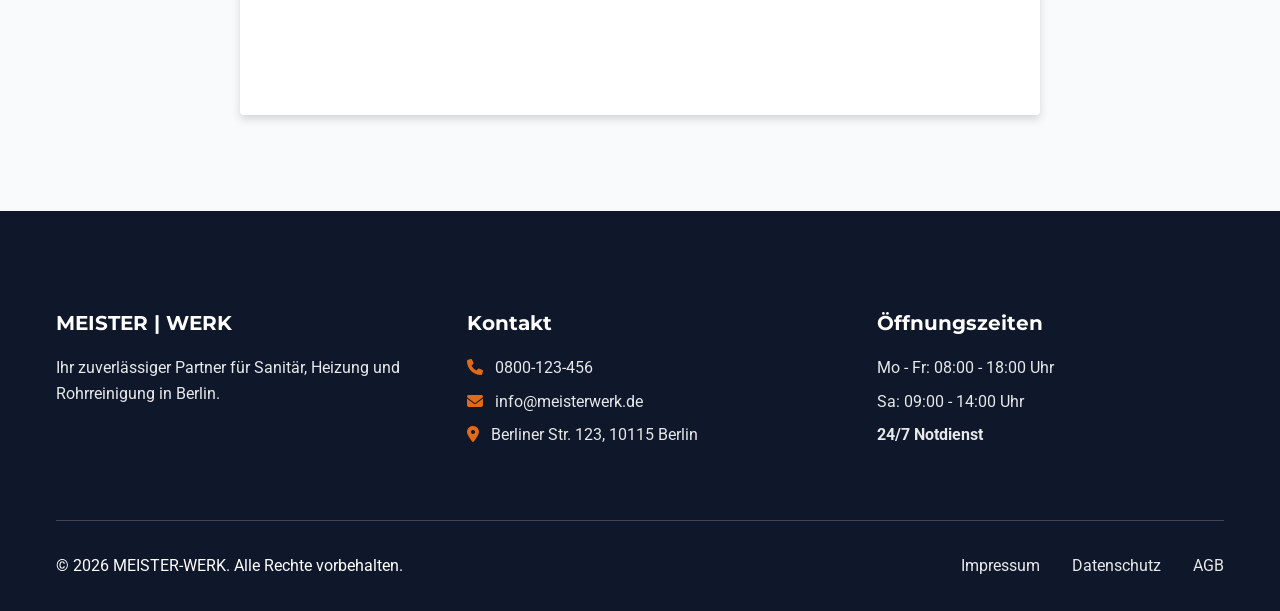
<file: planer.html>
<!DOCTYPE html>
<html lang="de">

<head>
    <meta charset="UTF-8">
    <meta name="viewport" content="width=device-width, initial-scale=1.0">
    <meta name="description"
        content="Projektkalkulator - Planen Sie Ihr Projekt in 2 Minuten. MEISTER-WERK - Ihr Experte für Sanitär, Heizung und Rohrreinigung.">
    <title>Projektkalkulator | MEISTER-WERK</title>
    <link rel="icon" type="image/png" href="favicon.png">

    <!-- Google Fonts -->
    <link rel="preconnect" href="https://fonts.googleapis.com">
    <link rel="preconnect" href="https://fonts.gstatic.com" crossorigin>
    <link
        href="https://fonts.googleapis.com/css2?family=Montserrat:wght@700;800&family=Roboto:wght@400;500&display=swap"
        rel="stylesheet">

    <!-- FontAwesome -->
    <link rel="stylesheet" href="https://cdnjs.cloudflare.com/ajax/libs/font-awesome/6.5.1/css/all.min.css">

    <!-- Custom CSS -->
    <link rel="stylesheet" href="style.css">
</head>

<body>
    <!-- WhatsApp Button (Fixed) -->
    <a href="https://wa.me/491234567890" class="whatsapp-btn" aria-label="WhatsApp Kontakt" target="_blank"
        rel="noopener noreferrer">
        <i class="fab fa-whatsapp"></i>
        <span>WhatsApp</span>
    </a>

    <!-- Header -->
    <header class="header" id="header">
        <div class="container">
            <div class="header-content">
                <a href="index.html" class="logo">
                    <span class="logo-text">MEISTER</span>
                    <span class="logo-separator">|</span>
                    <span class="logo-text">WERK</span>
                </a>
                <button class="hamburger" id="hamburger" aria-label="Menü öffnen" aria-expanded="false">
                    <span class="hamburger-line"></span>
                    <span class="hamburger-line"></span>
                    <span class="hamburger-line"></span>
                </button>
                <nav class="nav" id="nav">
                    <a href="index.html#dienste" class="nav-link">Dienste</a>
                    <a href="index.html#projekte" class="nav-link">Projekte</a>
                    <a href="index.html#bewertungen" class="nav-link">Bewertungen</a>
                    <a href="index.html#faq" class="nav-link">FAQ</a>
                    <a href="index.html#kontakt" class="nav-link">Kontakt</a>
                    <a href="ueber-uns.html" class="nav-link">Über uns</a>
                    <a href="planer.html" class="nav-link" style="color: var(--accent);">Projekt planen</a>
                </nav>
            </div>
        </div>
    </header>

    <!-- Page Hero -->
    <section class="page-hero">
        <div class="hero-overlay"></div>
        <div class="hero-content">
            <h1 class="hero-title">Projektkalkulator</h1>
            <p class="hero-subtitle">Erhalten Sie Ihr Angebot in 2 Minuten</p>
        </div>
    </section>

    <!-- Project Planner Wizard -->
    <section class="planner" id="planer">
        <div class="container">
            <h2 class="section-title">Projekt planen</h2>
            <p class="section-subtitle">In drei einfachen Schritten zu Ihrem Angebot</p>

            <div class="wizard">
                <!-- Progress Bar -->
                <div class="progress-bar">
                    <div class="progress-step active" data-step="1">
                        <span class="step-number">1</span>
                        <span class="step-label">Art</span>
                    </div>
                    <div class="progress-step" data-step="2">
                        <span class="step-number">2</span>
                        <span class="step-label">Dringlichkeit</span>
                    </div>
                    <div class="progress-step" data-step="3">
                        <span class="step-number">3</span>
                        <span class="step-label">Kontakt</span>
                    </div>
                </div>

                <!-- Step 1: Service Type -->
                <div class="wizard-step active" data-step="1">
                    <h3 class="wizard-title">Was können wir für Sie tun?</h3>
                    <div class="wizard-cards">
                        <div class="wizard-card" data-value="reparatur">
                            <i class="fas fa-tools"></i>
                            <h4>Reparatur</h4>
                            <p>Etwas ist kaputt</p>
                        </div>
                        <div class="wizard-card" data-value="neuinstallation">
                            <i class="fas fa-hammer"></i>
                            <h4>Neuinstallation</h4>
                            <p>Neues System gewünscht</p>
                        </div>
                        <div class="wizard-card" data-value="wartung">
                            <i class="fas fa-clipboard-check"></i>
                            <h4>Wartung</h4>
                            <p>Regelmäßige Pflege</p>
                        </div>
                        <div class="wizard-card" data-value="notfall">
                            <i class="fas fa-exclamation-triangle"></i>
                            <h4>Notfall</h4>
                            <p>Sofortige Hilfe nötig</p>
                        </div>
                    </div>
                </div>

                <!-- Step 2: Urgency -->
                <div class="wizard-step" data-step="2">
                    <h3 class="wizard-title">Wie eilig ist es?</h3>
                    <div class="wizard-cards">
                        <div class="wizard-card" data-value="sofort">
                            <i class="fas fa-bolt"></i>
                            <h4>Sofort</h4>
                            <p>Heute noch</p>
                        </div>
                        <div class="wizard-card" data-value="woche">
                            <i class="fas fa-calendar-week"></i>
                            <h4>Diese Woche</h4>
                            <p>Innerhalb 7 Tagen</p>
                        </div>
                        <div class="wizard-card" data-value="zeit">
                            <i class="fas fa-calendar-alt"></i>
                            <h4>Hat Zeit</h4>
                            <p>Planung möglich</p>
                        </div>
                    </div>
                </div>

                <!-- Step 3: Contact Info -->
                <div class="wizard-step" data-step="3">
                    <h3 class="wizard-title">Wohin sollen wir kommen?</h3>
                    <form class="wizard-form" id="wizardForm">
                        <div class="form-group">
                            <label for="name">Ihr Name</label>
                            <input type="text" id="name" name="name" required>
                        </div>
                        <div class="form-group">
                            <label for="phone">Telefonnummer</label>
                            <input type="tel" id="phone" name="phone" required>
                        </div>
                        <div class="form-group">
                            <label for="address">Adresse</label>
                            <input type="text" id="address" name="address" placeholder="Straße, Hausnummer" required>
                        </div>
                        <div class="form-group">
                            <label for="zip">PLZ / Ort</label>
                            <input type="text" id="zip" name="zip" placeholder="10115 Berlin" required>
                        </div>
                        <div class="form-group">
                            <label for="date">Wunschtermin</label>
                            <input type="date" id="date" name="date">
                        </div>
                        <div class="form-group">
                            <label for="time">Uhrzeit</label>
                            <input type="time" id="time" name="time">
                        </div>
                        <div class="form-group">
                            <label for="message">Ihre Nachricht (optional)</label>
                            <textarea id="message" name="message" rows="4"></textarea>
                        </div>
                    </form>
                </div>

                <!-- Navigation -->
                <div class="wizard-nav">
                    <button type="button" class="btn btn-secondary" id="prevBtn" style="display: none;">
                        <i class="fas fa-arrow-left"></i>
                        Zurück
                    </button>
                    <button type="button" class="btn btn-primary" id="nextBtn" disabled>
                        Weiter
                        <i class="fas fa-arrow-right"></i>
                    </button>
                </div>
            </div>
        </div>
    </section>

    <!-- Footer -->
    <footer class="footer">
        <div class="container">
            <div class="footer-content">
                <div class="footer-col">
                    <h4>MEISTER | WERK</h4>
                    <p>Ihr zuverlässiger Partner für Sanitär, Heizung und Rohrreinigung in Berlin.</p>
                </div>
                <div class="footer-col">
                    <h4>Kontakt</h4>
                    <p><i class="fas fa-phone"></i> 0800-123-456</p>
                    <p><i class="fas fa-envelope"></i> info@meisterwerk.de</p>
                    <p><i class="fas fa-map-marker-alt"></i> Berliner Str. 123, 10115 Berlin</p>
                </div>
                <div class="footer-col">
                    <h4>Öffnungszeiten</h4>
                    <p>Mo - Fr: 08:00 - 18:00 Uhr</p>
                    <p>Sa: 09:00 - 14:00 Uhr</p>
                    <p><strong>24/7 Notdienst</strong></p>
                </div>
            </div>
            <div class="footer-bottom">
                <p>&copy; 2026 MEISTER-WERK. Alle Rechte vorbehalten.</p>
                <div class="footer-links">
                    <a href="impressum.html">Impressum</a>
                    <a href="datenschutz.html">Datenschutz</a>
                    <a href="agb.html">AGB</a>
                </div>
            </div>
        </div>
    </footer>

    <!-- Custom JavaScript -->
    <script src="script.js"></script>
</body>

</html>
</file>
<file: style.css>
/* ========================================
   CSS CUSTOM PROPERTIES (Design Tokens)
   ======================================== */
:root {
    /* Colors */
    --primary: #0F172A;
    --accent: #F97316;
    --accent-red: #DC2626;
    --light: #F8FAFC;
    --text: #334155;
    --white: #FFFFFF;
    --border: #E2E8F0;

    /* Typography */
    --font-heading: 'Montserrat', sans-serif;
    --font-body: 'Roboto', sans-serif;

    /* Spacing */
    --spacing-xs: 0.5rem;
    --spacing-sm: 1rem;
    --spacing-md: 2rem;
    --spacing-lg: 4rem;
    --spacing-xl: 6rem;

    /* Border Radius */
    --radius: 4px;

    /* Shadows */
    --shadow-sm: 0 2px 4px rgba(0, 0, 0, 0.1);
    --shadow-md: 0 4px 8px rgba(0, 0, 0, 0.15);
    --shadow-lg: 0 8px 16px rgba(0, 0, 0, 0.2);

    /* Transitions */
    --transition: all 0.3s ease;
}

/* ========================================
   RESET & BASE STYLES
   ======================================== */
* {
    margin: 0;
    padding: 0;
    box-sizing: border-box;
}

html {
    scroll-behavior: smooth;
}

body {
    font-family: var(--font-body);
    font-size: 16px;
    line-height: 1.6;
    color: var(--text);
    background-color: var(--white);
}

img {
    max-width: 100%;
    height: auto;
    display: block;
}

a {
    text-decoration: none;
    color: inherit;
}

button {
    border: none;
    background: none;
    cursor: pointer;
    font-family: inherit;
}

/* ========================================
   LAYOUT & UTILITIES
   ======================================== */
.container {
    max-width: 1200px;
    margin: 0 auto;
    padding: 0 var(--spacing-sm);
}

.section-title {
    font-family: var(--font-heading);
    font-size: 2.5rem;
    font-weight: 800;
    color: var(--primary);
    text-align: center;
    margin-bottom: var(--spacing-sm);
}

.section-subtitle {
    font-size: 1.125rem;
    color: var(--text);
    text-align: center;
    margin-bottom: var(--spacing-lg);
}

/* ========================================
   BUTTONS
   ======================================== */
.btn {
    display: inline-flex;
    align-items: center;
    gap: var(--spacing-xs);
    padding: 0.875rem 1.75rem;
    border-radius: var(--radius);
    font-weight: 500;
    font-size: 1rem;
    transition: var(--transition);
    cursor: pointer;
}

.btn-primary {
    background-color: var(--accent);
    color: var(--white);
}

.btn-primary:hover {
    background-color: #EA580C;
    transform: translateY(-2px);
    box-shadow: var(--shadow-md);
}

.btn-secondary {
    background-color: transparent;
    color: var(--white);
    border: 2px solid var(--white);
}

.btn-secondary:hover {
    background-color: var(--white);
    color: var(--primary);
}

/* ========================================
   EMERGENCY BUTTON (FIXED)
   ======================================== */
.emergency-btn {
    position: fixed;
    bottom: 2rem;
    right: 2rem;
    background-color: var(--accent-red);
    color: var(--white);
    padding: 1rem 1.5rem;
    border-radius: 50px;
    font-weight: 700;
    font-size: 1rem;
    display: flex;
    align-items: center;
    gap: var(--spacing-xs);
    z-index: 1000;
    box-shadow: var(--shadow-lg);
    animation: pulse 2s infinite;
    transition: bottom 0.3s ease;
    /* Smooth docking transition */
}

.emergency-btn:hover {
    background-color: #B91C1C;
    transform: scale(1.05);
}

/* Docked state when reaching footer */
.emergency-btn.docked {
    bottom: 120px;
    /* Push up when footer is visible */
}

@keyframes pulse {

    0%,
    100% {
        box-shadow: 0 0 0 0 rgba(220, 38, 38, 0.7);
    }

    50% {
        box-shadow: 0 0 0 15px rgba(220, 38, 38, 0);
    }
}

/* Mobile Emergency Button */
@media (max-width: 768px) {
    .emergency-btn {
        bottom: 1rem;
        right: 1rem;
        padding: 0.75rem 1rem;
        font-size: 0.875rem;
    }

    .emergency-btn.docked {
        bottom: 100px;
        /* Adjust for mobile footer */
    }

    .emergency-btn span {
        display: none;
    }

    .emergency-btn i {
        font-size: 1.25rem;
    }
}

/* ========================================
   WHATSAPP BUTTON (FIXED)
   ======================================== */
.whatsapp-btn {
    position: fixed;
    bottom: 2rem;
    left: 2rem;
    background-color: #25D366;
    color: var(--white);
    padding: 1rem 1.5rem;
    border-radius: 50px;
    font-weight: 700;
    font-size: 1rem;
    display: flex;
    align-items: center;
    gap: var(--spacing-xs);
    z-index: 1000;
    box-shadow: var(--shadow-lg);
    animation: pulse 2s infinite;
    transition: bottom 0.3s ease;
    /* Smooth docking transition */
}

.whatsapp-btn:hover {
    background-color: #20BA5A;
    transform: scale(1.05);
}

/* Docked state when reaching footer */
.whatsapp-btn.docked {
    bottom: 120px;
    /* Push up when footer is visible */
}

/* Mobile WhatsApp Button */
@media (max-width: 768px) {
    .whatsapp-btn {
        bottom: 1rem;
        left: 1rem;
        padding: 0.75rem 1rem;
        font-size: 0.875rem;
    }

    .whatsapp-btn.docked {
        bottom: 100px;
        /* Adjust for mobile footer */
    }

    .whatsapp-btn span {
        display: none;
    }

    .whatsapp-btn i {
        font-size: 1.25rem;
    }
}

/* ========================================
   HEADER
   ======================================== */
.header {
    background-color: var(--white);
    padding: 1.25rem 0;
    box-shadow: var(--shadow-sm);
    position: sticky;
    top: 0;
    z-index: 999;
    transition: var(--transition);
}

.header.scrolled {
    padding: 0.875rem 0;
    box-shadow: var(--shadow-md);
}

.header-content {
    display: flex;
    justify-content: space-between;
    align-items: center;
}

.logo {
    display: flex;
    align-items: center;
    gap: 0.5rem;
    font-family: var(--font-heading);
    font-size: 1.5rem;
    font-weight: 800;
    color: var(--primary);
    transition: var(--transition);
}

.logo:hover {
    opacity: 0.8;
}

.logo-separator {
    color: var(--accent);
}

.nav {
    display: flex;
    gap: var(--spacing-md);
}

.nav-link {
    font-weight: 500;
    color: var(--text);
    transition: var(--transition);
}

.nav-link:hover {
    color: var(--accent);
}

/* ========================================
   HAMBURGER BUTTON
   ======================================== */
.hamburger {
    display: none;
    flex-direction: column;
    justify-content: center;
    gap: 5px;
    width: 40px;
    height: 40px;
    padding: 6px;
    background: none;
    border: none;
    cursor: pointer;
    z-index: 1001;
}

.hamburger-line {
    display: block;
    width: 100%;
    height: 3px;
    background-color: var(--primary);
    border-radius: 2px;
    transition: transform 0.3s ease, opacity 0.3s ease;
}

/* Animated X when open */
.hamburger.active .hamburger-line:nth-child(1) {
    transform: translateY(8px) rotate(45deg);
}

.hamburger.active .hamburger-line:nth-child(2) {
    opacity: 0;
}

.hamburger.active .hamburger-line:nth-child(3) {
    transform: translateY(-8px) rotate(-45deg);
}

/* ========================================
   MOBILE NAV OVERLAY
   ======================================== */
@media (max-width: 767px) {
    body.nav-open {
        overflow: hidden;
    }

    .header {
        overflow-x: visible;
    }

    .hamburger {
        display: flex;
    }

    .nav {
        position: fixed;
        top: 0;
        right: 0;
        width: 280px;
        height: 100vh;
        background-color: var(--white);
        flex-direction: column;
        align-items: stretch;
        padding: 5rem 2rem 2rem;
        gap: 0;
        box-shadow: -4px 0 20px rgba(0, 0, 0, 0.15);
        transform: translateX(100%);
        transition: transform 0.35s cubic-bezier(0.4, 0, 0.2, 1);
        z-index: 1000;
        overflow-y: auto;
    }

    .nav.open {
        transform: translateX(0);
    }

    .nav-link {
        padding: 0.875rem 0;
        font-size: 1.0625rem;
        border-bottom: 1px solid var(--border);
    }

    .nav-link:last-child {
        border-bottom: none;
    }

    .logo {
        font-size: 1.25rem;
    }
}

/* Backdrop overlay */
.nav-backdrop {
    display: none;
    position: fixed;
    top: 0;
    left: 0;
    width: 100%;
    height: 100%;
    background-color: rgba(0, 0, 0, 0.4);
    z-index: 999;
    opacity: 0;
    transition: opacity 0.35s ease;
}

.nav-backdrop.visible {
    display: block;
    opacity: 1;
}

/* Prevent horizontal scrollbar globally */
html, body {
    overflow-x: hidden;
}

/* Desktop: ensure hamburger stays hidden */
@media (min-width: 768px) {
    .hamburger {
        display: none !important;
    }

    .nav-backdrop {
        display: none !important;
    }
}

/* ========================================
   HERO SECTION
   ======================================== */
.hero {
    position: relative;
    height: 600px;
    display: flex;
    align-items: center;
    justify-content: center;
    background-image: url('https://images.unsplash.com/photo-1581244277943-fe4a9c777189?w=1920&q=80');
    background-size: cover;
    background-position: center;
    background-attachment: fixed;
}

.hero-overlay {
    position: absolute;
    top: 0;
    left: 0;
    width: 100%;
    height: 100%;
    background-color: rgba(15, 23, 42, 0.75);
}

.hero-content {
    position: relative;
    z-index: 2;
    text-align: center;
    color: var(--white);
    max-width: 800px;
    padding: 0 var(--spacing-sm);
}

.hero-title {
    font-family: var(--font-heading);
    font-size: 3.5rem;
    font-weight: 800;
    margin-bottom: var(--spacing-sm);
    line-height: 1.2;
}

.hero-subtitle {
    font-size: 1.25rem;
    margin-bottom: var(--spacing-lg);
    opacity: 0.95;
}

.hero-cta {
    display: flex;
    gap: var(--spacing-sm);
    justify-content: center;
    flex-wrap: wrap;
}

/* Mobile Hero */
@media (max-width: 768px) {
    .hero {
        height: 500px;
        background-attachment: scroll;
    }

    .hero-title {
        font-size: 2rem;
    }

    .hero-subtitle {
        font-size: 1rem;
    }
}

/* ========================================
   SERVICE AREA CHECKER
   ======================================== */
.area-checker {
    padding: var(--spacing-xl) 0;
    background-color: var(--light);
}

.checker-form {
    max-width: 600px;
    margin: 0 auto;
}

.input-group {
    display: flex;
    gap: var(--spacing-sm);
    margin-bottom: var(--spacing-md);
}

.zip-input {
    flex: 1;
    padding: 0.875rem 1.25rem;
    border: 2px solid var(--border);
    border-radius: var(--radius);
    font-size: 1rem;
    font-family: var(--font-body);
    transition: var(--transition);
}

.zip-input:focus {
    outline: none;
    border-color: var(--accent);
}

.checker-result {
    padding: var(--spacing-sm);
    border-radius: var(--radius);
    text-align: center;
    font-weight: 500;
    display: none;
}

.checker-result.success {
    display: block;
    background-color: #DCFCE7;
    color: #166534;
    border: 2px solid #86EFAC;
}

.checker-result.error {
    display: block;
    background-color: #FEE2E2;
    color: #991B1B;
    border: 2px solid #FCA5A5;
}

.checker-result i {
    margin-right: var(--spacing-xs);
    font-size: 1.25rem;
}

/* Mobile Checker */
@media (max-width: 768px) {
    .input-group {
        flex-direction: column;
    }
}

/* ========================================
   SERVICES GRID
   ======================================== */
.services {
    padding: var(--spacing-xl) 0;
}

.services-grid {
    display: grid;
    grid-template-columns: repeat(4, 1fr);
    gap: var(--spacing-md);
}

.service-card {
    background-color: var(--white);
    border: 2px solid var(--border);
    border-radius: var(--radius);
    padding: var(--spacing-lg);
    text-align: center;
    transition: var(--transition);
    cursor: pointer;
}

.service-card:hover {
    transform: translateY(-8px);
    border-color: var(--accent);
    box-shadow: var(--shadow-lg);
}

.service-icon {
    font-size: 3.5rem;
    color: var(--accent);
    margin-bottom: var(--spacing-sm);
}

.service-title {
    font-family: var(--font-heading);
    font-size: 1.5rem;
    font-weight: 700;
    color: var(--primary);
    margin-bottom: var(--spacing-sm);
}

.service-desc {
    color: var(--text);
    line-height: 1.6;
}

/* Mobile Services */
@media (max-width: 768px) {
    .services-grid {
        grid-template-columns: 1fr;
    }
}

@media (min-width: 769px) and (max-width: 1024px) {
    .services-grid {
        grid-template-columns: repeat(2, 1fr);
    }
}

/* ========================================
   PROJECT GALLERY
   ======================================== */
.gallery {
    padding: var(--spacing-xl) 0;
    background-color: var(--light);
}

.gallery-grid {
    display: grid;
    grid-template-columns: repeat(3, 1fr);
    gap: var(--spacing-lg);
}

.gallery-item {
    background-color: var(--white);
    border-radius: var(--radius);
    padding: var(--spacing-sm);
    box-shadow: var(--shadow-sm);
    transition: var(--transition);
    cursor: pointer;
}

.gallery-item:hover {
    box-shadow: var(--shadow-lg);
    transform: translateY(-4px);
}

.gallery-item:hover .gallery-caption {
    color: var(--accent);
}

.before-after {
    display: grid;
    grid-template-columns: 1fr 1fr;
    gap: var(--spacing-xs);
    margin-bottom: var(--spacing-sm);
}

.gallery-image {
    position: relative;
    border-radius: var(--radius);
    overflow: hidden;
}

.gallery-image img {
    width: 100%;
    height: 200px;
    object-fit: cover;
}

.gallery-image.before img {
    filter: grayscale(100%);
}

.label {
    position: absolute;
    top: var(--spacing-xs);
    left: var(--spacing-xs);
    background-color: rgba(15, 23, 42, 0.85);
    color: var(--white);
    padding: 0.25rem 0.75rem;
    border-radius: var(--radius);
    font-size: 0.75rem;
    font-weight: 700;
}

.gallery-caption {
    text-align: center;
    font-weight: 500;
    color: var(--text);
}

/* Gallery Filter Buttons */
.filter-buttons {
    display: flex;
    justify-content: center;
    gap: var(--spacing-sm);
    margin-bottom: var(--spacing-lg);
    flex-wrap: wrap;
}

.filter-btn {
    padding: 0.75rem 1.5rem;
    background-color: var(--white);
    border: 2px solid var(--border);
    border-radius: var(--radius);
    font-weight: 500;
    font-size: 1rem;
    color: var(--text);
    cursor: pointer;
    transition: var(--transition);
}

.filter-btn:hover {
    border-color: var(--accent);
    color: var(--accent);
}

.filter-btn.active {
    background-color: var(--accent);
    border-color: var(--accent);
    color: var(--white);
}

/* Gallery CTA */
.gallery-cta {
    display: flex;
    justify-content: center;
    margin-top: var(--spacing-lg);
}

/* Mobile Gallery */
@media (max-width: 768px) {
    .gallery-grid {
        grid-template-columns: 1fr;
    }

    .before-after {
        grid-template-columns: 1fr;
    }

    .filter-buttons {
        gap: var(--spacing-xs);
    }

    .filter-btn {
        padding: 0.625rem 1rem;
        font-size: 0.875rem;
    }
}

/* ========================================
   LIGHTBOX MODAL
   ======================================== */
.lightbox {
    position: fixed;
    top: 0;
    left: 0;
    width: 100%;
    height: 100%;
    background-color: rgba(0, 0, 0, 0.95);
    z-index: 9999;
    display: none;
    align-items: center;
    justify-content: center;
    opacity: 0;
    transition: opacity 0.3s ease;
}

.lightbox.active {
    display: flex;
    opacity: 1;
}

.lightbox-content {
    position: relative;
    max-width: 90%;
    max-height: 90vh;
    display: flex;
    flex-direction: column;
    align-items: center;
    justify-content: center;
    animation: lightboxZoomIn 0.3s ease;
}

@keyframes lightboxZoomIn {
    from {
        transform: scale(0.8);
        opacity: 0;
    }

    to {
        transform: scale(1);
        opacity: 1;
    }
}

#lightboxImage {
    max-width: 100%;
    max-height: 80vh;
    object-fit: contain;
    border-radius: var(--radius);
    box-shadow: var(--shadow-lg);
    user-select: none;
    -webkit-user-drag: none;
}

.lightbox-caption {
    background-color: rgba(255, 255, 255, 0.95);
    color: var(--primary);
    padding: var(--spacing-sm) var(--spacing-md);
    border-radius: var(--radius);
    margin-top: var(--spacing-md);
    font-weight: 500;
    font-size: 1.125rem;
    text-align: center;
    box-shadow: var(--shadow-md);
}

/* Close Button */
.lightbox-close {
    position: fixed;
    top: 2rem;
    right: 2rem;
    background-color: rgba(255, 255, 255, 0.15);
    backdrop-filter: blur(10px);
    color: var(--white);
    border: 2px solid rgba(255, 255, 255, 0.3);
    border-radius: 50%;
    width: 60px;
    height: 60px;
    display: flex;
    align-items: center;
    justify-content: center;
    font-size: 1.5rem;
    cursor: pointer;
    transition: var(--transition);
    z-index: 10000;
}

.lightbox-close:hover {
    background-color: var(--accent);
    border-color: var(--accent);
    transform: rotate(90deg) scale(1.1);
}

/* Navigation Buttons */
.lightbox-nav {
    position: fixed;
    top: 50%;
    transform: translateY(-50%);
    background-color: rgba(255, 255, 255, 0.15);
    backdrop-filter: blur(10px);
    color: var(--white);
    border: 2px solid rgba(255, 255, 255, 0.3);
    border-radius: var(--radius);
    padding: var(--spacing-md) var(--spacing-lg);
    font-size: 1.25rem;
    font-weight: 700;
    cursor: pointer;
    transition: var(--transition);
    z-index: 10000;
    display: flex;
    align-items: center;
    gap: var(--spacing-xs);
}

.lightbox-nav:hover {
    background-color: var(--accent);
    border-color: var(--accent);
    transform: translateY(-50%) scale(1.05);
}

.lightbox-prev {
    left: 2rem;
}

.lightbox-next {
    right: 2rem;
}

.lightbox-nav i {
    font-size: 1.5rem;
}

/* Mobile Lightbox */
@media (max-width: 768px) {
    .lightbox-content {
        max-width: 95%;
        max-height: 85vh;
    }

    #lightboxImage {
        max-height: 70vh;
    }

    .lightbox-close {
        top: 1rem;
        right: 1rem;
        width: 50px;
        height: 50px;
        font-size: 1.25rem;
    }

    .lightbox-nav {
        padding: var(--spacing-sm) var(--spacing-md);
        font-size: 1rem;
    }

    .lightbox-nav span {
        display: none;
    }

    .lightbox-nav i {
        font-size: 1.25rem;
    }

    .lightbox-prev {
        left: 1rem;
    }

    .lightbox-next {
        right: 1rem;
    }

    .lightbox-caption {
        font-size: 1rem;
        padding: var(--spacing-xs) var(--spacing-sm);
        margin-top: var(--spacing-sm);
    }
}


/* ========================================
   REVIEWS WIDGET
   ======================================== */
.reviews {
    padding: var(--spacing-xl) 0;
}

.reviews-widget {
    max-width: 900px;
    margin: 0 auto;
    background-color: var(--white);
    border: 2px solid var(--border);
    border-radius: var(--radius);
    padding: var(--spacing-lg);
    box-shadow: var(--shadow-sm);
}

.reviews-header {
    display: flex;
    justify-content: space-between;
    align-items: center;
    padding-bottom: var(--spacing-md);
    border-bottom: 2px solid var(--border);
    margin-bottom: var(--spacing-lg);
}

.reviews-logo {
    display: flex;
    align-items: center;
    gap: var(--spacing-xs);
    font-weight: 700;
    font-size: 1.125rem;
}

.reviews-logo i {
    font-size: 1.5rem;
    color: #4285F4;
}

.reviews-rating {
    display: flex;
    align-items: center;
    gap: var(--spacing-sm);
}

.stars {
    display: flex;
    gap: 0.25rem;
}

.stars i {
    color: #FBBC04;
    font-size: 1.25rem;
}

.rating-text {
    font-weight: 700;
    color: var(--text);
}

.reviews-grid {
    display: grid;
    gap: var(--spacing-md);
}

.review-card {
    padding: var(--spacing-md);
    background-color: var(--light);
    border-radius: var(--radius);
}

.review-header {
    display: flex;
    justify-content: space-between;
    align-items: center;
    margin-bottom: var(--spacing-sm);
}

.reviewer-info {
    display: flex;
    gap: var(--spacing-sm);
    align-items: center;
}

.reviewer-avatar {
    width: 48px;
    height: 48px;
    border-radius: 50%;
    background-color: var(--accent);
    color: var(--white);
    display: flex;
    align-items: center;
    justify-content: center;
    font-weight: 700;
    font-size: 1rem;
}

.reviewer-name {
    font-family: var(--font-heading);
    font-weight: 700;
    color: var(--primary);
    font-size: 1rem;
}

.review-date {
    font-size: 0.875rem;
    color: #64748B;
}

.review-stars {
    display: flex;
    gap: 0.25rem;
}

.review-stars i {
    color: #FBBC04;
    font-size: 1rem;
}

.review-text {
    color: var(--text);
    line-height: 1.6;
    font-style: italic;
}

/* Mobile Reviews */
@media (max-width: 768px) {
    .reviews-header {
        flex-direction: column;
        gap: var(--spacing-sm);
        text-align: center;
    }
}

/* ========================================
   PROJECT PLANNER WIZARD
   ======================================== */
.planner {
    padding: var(--spacing-xl) 0;
    background-color: var(--light);
    min-height: 80vh;
    /* Push footer down on large screens */
}

.wizard {
    max-width: 800px;
    margin: 0 auto;
    background-color: var(--white);
    border-radius: var(--radius);
    padding: var(--spacing-lg);
    box-shadow: var(--shadow-md);
}

/* Progress Bar */
.progress-bar {
    display: flex;
    justify-content: space-between;
    margin-bottom: var(--spacing-lg);
    position: relative;
}

.progress-bar::before {
    content: '';
    position: absolute;
    top: 20px;
    left: 10%;
    right: 10%;
    height: 2px;
    background-color: var(--border);
    z-index: 0;
}

.progress-step {
    display: flex;
    flex-direction: column;
    align-items: center;
    gap: var(--spacing-xs);
    position: relative;
    z-index: 1;
}

.step-number {
    width: 40px;
    height: 40px;
    border-radius: 50%;
    background-color: var(--border);
    color: var(--text);
    display: flex;
    align-items: center;
    justify-content: center;
    font-weight: 700;
    transition: var(--transition);
}

.progress-step.active .step-number {
    background-color: var(--accent);
    color: var(--white);
}

.progress-step.completed .step-number {
    background-color: #10B981;
    color: var(--white);
}

.step-label {
    font-size: 0.875rem;
    font-weight: 500;
    color: var(--text);
}

/* Wizard Steps */
.wizard-step {
    display: none;
}

.wizard-step.active {
    display: block;
    animation: fadeIn 0.3s ease;
}

@keyframes fadeIn {
    from {
        opacity: 0;
        transform: translateY(10px);
    }

    to {
        opacity: 1;
        transform: translateY(0);
    }
}

.wizard-title {
    font-family: var(--font-heading);
    font-size: 1.75rem;
    font-weight: 700;
    color: var(--primary);
    text-align: center;
    margin-bottom: var(--spacing-lg);
}

.wizard-cards {
    display: grid;
    grid-template-columns: repeat(2, 1fr);
    gap: var(--spacing-md);
    margin-bottom: var(--spacing-lg);
}

.wizard-card {
    background-color: var(--light);
    border: 2px solid var(--border);
    border-radius: var(--radius);
    padding: var(--spacing-lg);
    text-align: center;
    cursor: pointer;
    transition: var(--transition);
}

.wizard-card:hover {
    border-color: var(--accent);
    transform: translateY(-4px);
    box-shadow: var(--shadow-md);
}

.wizard-card.selected {
    border-color: var(--accent);
    background-color: #FFF7ED;
}

.wizard-card i {
    font-size: 2.5rem;
    color: var(--accent);
    margin-bottom: var(--spacing-sm);
}

.wizard-card h4 {
    font-family: var(--font-heading);
    font-size: 1.25rem;
    font-weight: 700;
    color: var(--primary);
    margin-bottom: var(--spacing-xs);
}

.wizard-card p {
    font-size: 0.875rem;
    color: var(--text);
}

/* Wizard Form */
.wizard-form {
    display: grid;
    gap: var(--spacing-md);
}

.form-group {
    display: flex;
    flex-direction: column;
    gap: var(--spacing-xs);
}

.form-group label {
    font-weight: 500;
    color: var(--primary);
}

.form-group input,
.form-group textarea {
    padding: 0.875rem;
    border: 2px solid var(--border);
    border-radius: var(--radius);
    font-family: var(--font-body);
    font-size: 1rem;
    transition: var(--transition);
}

.form-group input:focus,
.form-group textarea:focus {
    outline: none;
    border-color: var(--accent);
}

.form-group textarea {
    resize: vertical;
}

/* Wizard Navigation */
.wizard-nav {
    display: flex;
    justify-content: space-between;
    gap: var(--spacing-sm);
    margin-top: var(--spacing-lg);
}

.wizard-nav .btn {
    flex: 1;
}

.wizard-nav .btn:disabled {
    opacity: 0.5;
    cursor: not-allowed;
}

/* Fix for Back button visibility in wizard */
.wizard-nav .btn-secondary {
    background-color: transparent;
    color: var(--primary);
    border: 2px solid var(--primary);
}

.wizard-nav .btn-secondary:hover {
    background-color: var(--primary);
    color: var(--white);
}

/* Mobile Wizard */
@media (max-width: 768px) {
    .wizard-cards {
        grid-template-columns: 1fr;
    }

    .wizard-cards[data-step="2"] {
        grid-template-columns: 1fr;
    }

    .step-label {
        font-size: 0.75rem;
    }

    .wizard-title {
        font-size: 1.5rem;
    }
}

/* ========================================
   PARTNERS/TRUST SLIDER
   ======================================== */
.partners {
    padding: var(--spacing-lg) 0;
    background-color: var(--white);
}

.partners-grid {
    display: grid;
    grid-template-columns: repeat(6, 1fr);
    gap: var(--spacing-lg);
    align-items: center;
    justify-items: center;
    justify-content: center;
    max-width: 1000px;
    margin: 0 auto;
}

.partner-logo {
    font-family: var(--font-heading);
    font-size: 1.25rem;
    font-weight: 800;
    letter-spacing: 0.15em;
    text-transform: uppercase;
    color: var(--text);
    opacity: 0.5;
    transition: var(--transition);
    text-align: center;
    padding: var(--spacing-sm) var(--spacing-md);
    cursor: default;
    user-select: none;
}

.partner-logo:hover {
    opacity: 1;
    color: var(--primary);
}

/* Mobile Partners */
@media (max-width: 768px) {
    .partners-grid {
        grid-template-columns: repeat(2, 1fr);
        gap: var(--spacing-md);
    }

    .partner-logo {
        font-size: 1rem;
        letter-spacing: 0.1em;
    }
}

@media (min-width: 769px) and (max-width: 1024px) {
    .partners-grid {
        grid-template-columns: repeat(3, 1fr);
    }
}

/* ========================================
   FAQ ACCORDION
   ======================================== */
.faq {
    padding: var(--spacing-xl) 0;
    background-color: var(--light);
}

.faq-container {
    max-width: 900px;
    margin: 0 auto;
}

.accordion {
    display: flex;
    flex-direction: column;
    gap: var(--spacing-sm);
}

.accordion-item {
    background-color: var(--white);
    border: 2px solid var(--border);
    border-radius: var(--radius);
    overflow: hidden;
    transition: var(--transition);
}

.accordion-item.active {
    border-color: var(--accent);
}

.accordion-header {
    display: flex;
    justify-content: space-between;
    align-items: center;
    padding: var(--spacing-md);
    cursor: pointer;
    transition: var(--transition);
}

.accordion-header:hover {
    background-color: var(--light);
}

.accordion-question {
    font-family: var(--font-heading);
    font-size: 1.125rem;
    font-weight: 700;
    color: var(--primary);
    margin: 0;
}

.accordion-icon {
    font-size: 1.25rem;
    color: var(--accent);
    transition: transform 0.3s ease;
}

.accordion-item.active .accordion-icon {
    transform: rotate(180deg);
}

.accordion-body {
    max-height: 0;
    overflow: hidden;
    transition: max-height 0.3s ease, padding 0.3s ease;
}

.accordion-item.active .accordion-body {
    max-height: 200px;
    padding: 0 var(--spacing-md) var(--spacing-md);
}

.accordion-answer {
    color: var(--text);
    line-height: 1.6;
    margin: 0;
}

/* ========================================
   CONTACT & LOCATION
   ======================================== */
.contact-location {
    padding: var(--spacing-xl) 0;
    background-color: var(--white);
}

.contact-grid {
    display: grid;
    grid-template-columns: 1fr 1fr;
    gap: var(--spacing-lg);
    margin-top: var(--spacing-lg);
}

.contact-details {
    display: flex;
    flex-direction: column;
    gap: var(--spacing-md);
}

.contact-item {
    display: flex;
    align-items: flex-start;
    gap: var(--spacing-sm);
}

.contact-icon {
    width: 48px;
    height: 48px;
    background-color: var(--accent);
    color: var(--white);
    border-radius: 50%;
    display: flex;
    align-items: center;
    justify-content: center;
    font-size: 1.25rem;
    flex-shrink: 0;
}

.contact-text h4 {
    font-family: var(--font-heading);
    font-size: 1rem;
    font-weight: 700;
    color: var(--primary);
    margin-bottom: 0.25rem;
}

.contact-text p {
    color: var(--text);
    margin: 0;
    line-height: 1.6;
}

.map-container {
    border-radius: var(--radius);
    overflow: hidden;
    box-shadow: var(--shadow-md);
    height: 350px;
}

.map-container iframe {
    width: 100%;
    height: 100%;
    border: none;
}

/* Mobile Contact & Location */
@media (max-width: 768px) {
    .contact-grid {
        grid-template-columns: 1fr;
    }

    .map-container {
        height: 300px;
    }
}

/* ========================================
   FOOTER
   ======================================== */
.footer {
    background-color: var(--primary);
    color: var(--white);
    padding: var(--spacing-xl) 0 var(--spacing-md);
}

.footer-content {
    display: grid;
    grid-template-columns: repeat(3, 1fr);
    gap: var(--spacing-lg);
    margin-bottom: var(--spacing-lg);
}

.footer-col h4 {
    font-family: var(--font-heading);
    font-size: 1.25rem;
    font-weight: 700;
    margin-bottom: var(--spacing-sm);
}

.footer-col p {
    margin-bottom: var(--spacing-xs);
    opacity: 0.9;
}

.footer-col i {
    margin-right: var(--spacing-xs);
    color: var(--accent);
}

.footer-bottom {
    padding-top: var(--spacing-md);
    border-top: 1px solid rgba(255, 255, 255, 0.2);
    display: flex;
    justify-content: space-between;
    align-items: center;
}

.footer-links {
    display: flex;
    gap: var(--spacing-md);
}

.footer-links a {
    color: var(--white);
    opacity: 0.9;
    transition: var(--transition);
}

.footer-links a:hover {
    color: var(--accent);
    opacity: 1;
}

/* Mobile Footer */
@media (max-width: 768px) {
    .footer-content {
        grid-template-columns: 1fr;
        gap: var(--spacing-md);
    }

    .footer-bottom {
        flex-direction: column;
        gap: var(--spacing-sm);
        text-align: center;
    }
}

/* ========================================
   PAGE HERO (Smaller than main hero)
   ======================================== */
.page-hero {
    position: relative;
    height: 400px;
    display: flex;
    align-items: center;
    justify-content: center;
    background-image: url('https://images.unsplash.com/photo-1581244277943-fe4a9c777189?w=1920&q=80');
    background-size: cover;
    background-position: center;
}

.page-hero .hero-overlay {
    position: absolute;
    top: 0;
    left: 0;
    width: 100%;
    height: 100%;
    background-color: rgba(15, 23, 42, 0.75);
}

.page-hero .hero-content {
    position: relative;
    z-index: 2;
    text-align: center;
    color: var(--white);
    max-width: 800px;
    padding: 0 var(--spacing-sm);
}

.page-hero .hero-title {
    font-family: var(--font-heading);
    font-size: 2.5rem;
    font-weight: 800;
    margin-bottom: var(--spacing-sm);
}

.page-hero .hero-subtitle {
    font-size: 1.125rem;
    opacity: 0.95;
}

/* Mobile Page Hero */
@media (max-width: 768px) {
    .page-hero {
        height: 300px;
    }

    .page-hero .hero-title {
        font-size: 1.75rem;
    }

    .page-hero .hero-subtitle {
        font-size: 1rem;
    }
}

/* ========================================
   STORY SECTION
   ======================================== */
.story-section {
    padding: var(--spacing-xl) 0;
    background-color: var(--light);
}

.story-grid {
    display: grid;
    grid-template-columns: 1fr 1fr;
    gap: var(--spacing-lg);
    align-items: center;
}

.story-text p {
    margin-bottom: var(--spacing-sm);
    line-height: 1.8;
    color: var(--text);
}

.story-image {
    border-radius: var(--radius);
    overflow: hidden;
    box-shadow: var(--shadow-lg);
}

.story-image img {
    width: 100%;
    height: auto;
    display: block;
}

/* Mobile Story Section */
@media (max-width: 768px) {
    .story-grid {
        grid-template-columns: 1fr;
        gap: var(--spacing-md);
    }
}

/* ========================================
   TEAM SECTION
   ======================================== */
.team-section {
    padding: var(--spacing-xl) 0;
    background-color: var(--white);
}

.team-grid {
    display: grid;
    grid-template-columns: repeat(3, 1fr);
    gap: var(--spacing-lg);
}

.team-card {
    background-color: var(--white);
    border: 2px solid var(--border);
    border-radius: var(--radius);
    overflow: hidden;
    transition: var(--transition);
    box-shadow: var(--shadow-sm);
}

.team-card:hover {
    transform: translateY(-8px);
    box-shadow: var(--shadow-lg);
    border-color: var(--accent);
}

.team-image {
    width: 100%;
    height: 300px;
    overflow: hidden;
}

.team-image img {
    width: 100%;
    height: 100%;
    object-fit: cover;
    transition: var(--transition);
}

.team-card:hover .team-image img {
    transform: scale(1.05);
}

.team-info {
    padding: var(--spacing-md);
}

.team-name {
    font-family: var(--font-heading);
    font-size: 1.5rem;
    font-weight: 700;
    color: var(--primary);
    margin-bottom: var(--spacing-xs);
}

.team-role {
    font-size: 1rem;
    font-weight: 500;
    color: var(--accent);
    margin-bottom: var(--spacing-sm);
}

.team-description {
    font-size: 0.9375rem;
    line-height: 1.6;
    color: var(--text);
}

/* Mobile Team Section */
@media (max-width: 768px) {
    .team-grid {
        grid-template-columns: 1fr;
    }

    .team-image {
        height: 250px;
    }
}

@media (min-width: 769px) and (max-width: 1024px) {
    .team-grid {
        grid-template-columns: repeat(2, 1fr);
    }
}

/* ========================================
   LEGAL PAGES
   ======================================== */
.legal-page {
    padding: var(--spacing-xl) 0;
    background-color: var(--light);
    min-height: 60vh;
}

.legal-title {
    font-family: var(--font-heading);
    font-size: 3rem;
    font-weight: 800;
    color: var(--primary);
    text-align: center;
    margin-bottom: var(--spacing-lg);
}

.legal-content {
    max-width: 900px;
    margin: 0 auto;
    background-color: var(--white);
    padding: var(--spacing-lg);
    border-radius: var(--radius);
    box-shadow: var(--shadow-md);
}

.legal-content h2 {
    font-family: var(--font-heading);
    font-size: 1.75rem;
    font-weight: 700;
    color: var(--primary);
    margin-top: var(--spacing-lg);
    margin-bottom: var(--spacing-sm);
}

.legal-content h2:first-child {
    margin-top: 0;
}

.legal-content h3 {
    font-family: var(--font-heading);
    font-size: 1.25rem;
    font-weight: 700;
    color: var(--primary);
    margin-top: var(--spacing-md);
    margin-bottom: var(--spacing-xs);
}

.legal-content p {
    line-height: 1.8;
    color: var(--text);
    margin-bottom: var(--spacing-sm);
}

.legal-content ul {
    margin-left: var(--spacing-md);
    margin-bottom: var(--spacing-sm);
}

.legal-content li {
    line-height: 1.8;
    color: var(--text);
    margin-bottom: var(--spacing-xs);
}

.legal-content a {
    color: var(--accent);
    text-decoration: underline;
}

.legal-content a:hover {
    color: #EA580C;
}

/* Mobile Legal Pages */
@media (max-width: 768px) {
    .legal-title {
        font-size: 2rem;
    }

    .legal-content {
        padding: var(--spacing-md);
    }

    .legal-content h2 {
        font-size: 1.5rem;
    }

    .legal-content h3 {
        font-size: 1.125rem;
    }
}
</file>
